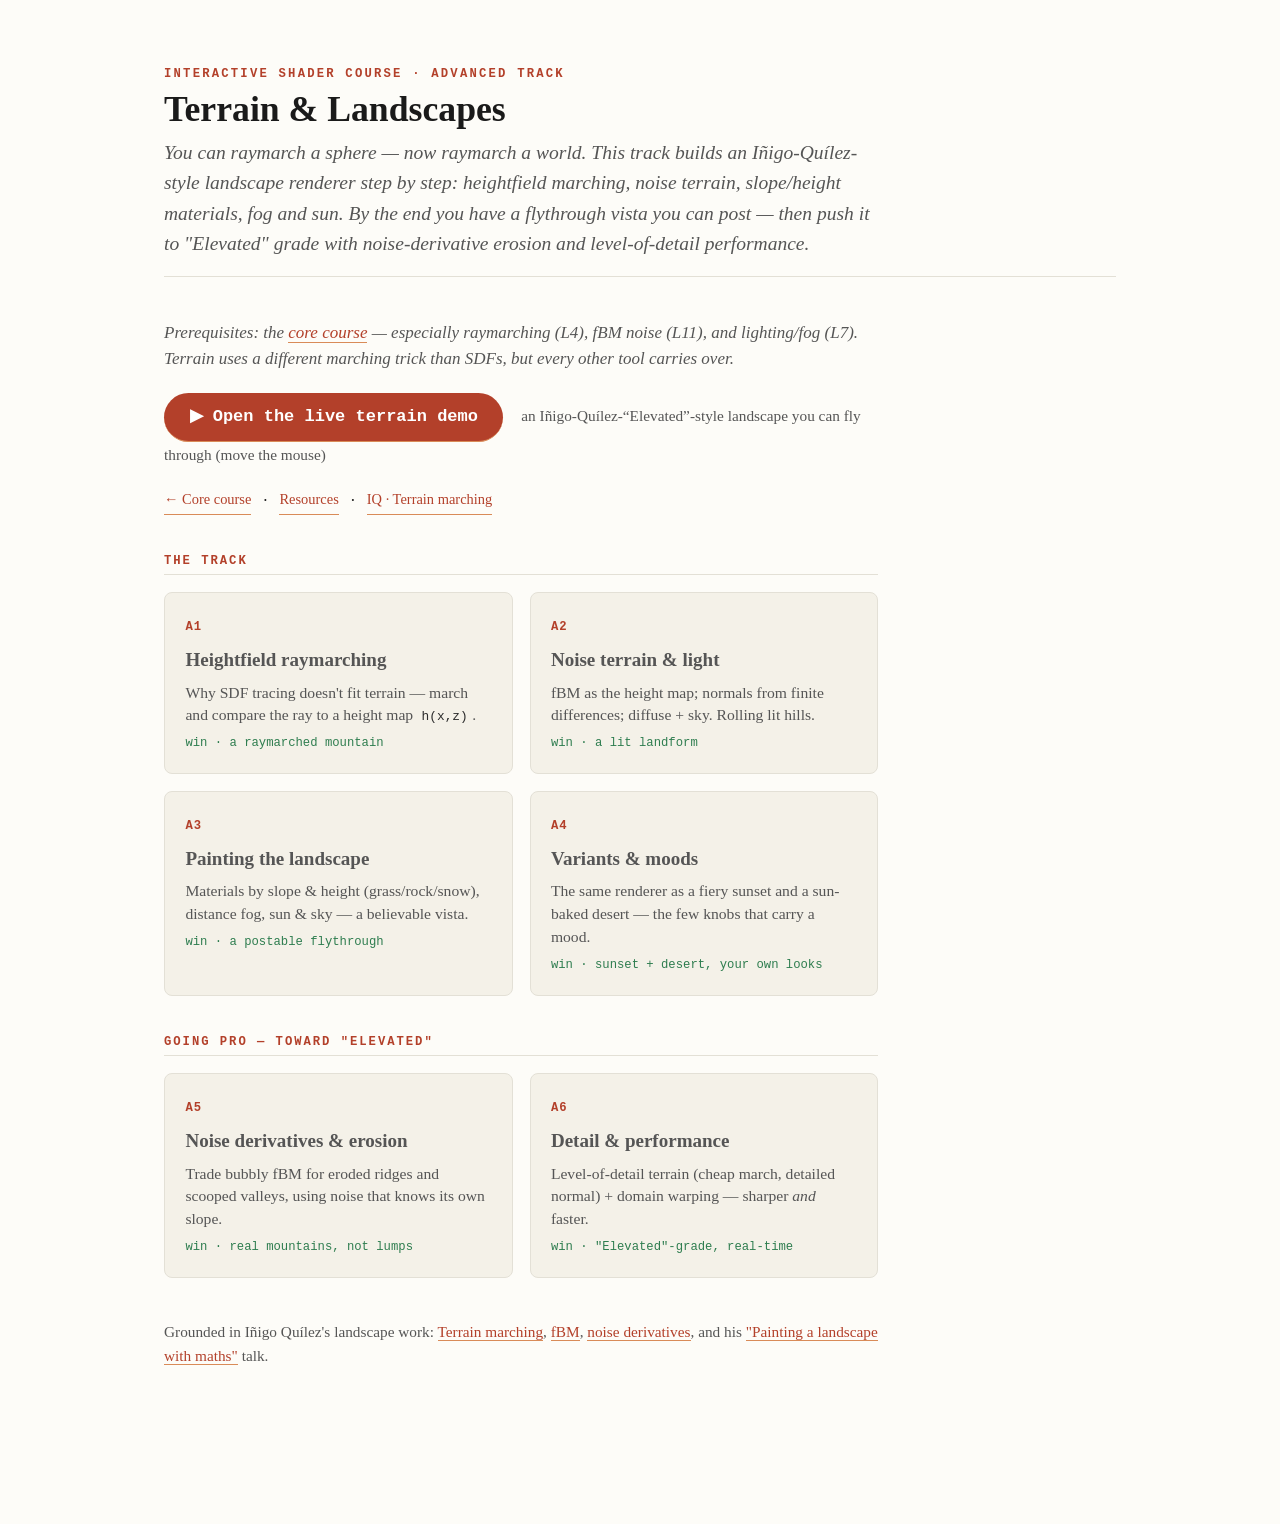
<file: index.html>
<!doctype html>
<html lang="en">
<head>
<meta charset="utf-8">
<meta http-equiv="refresh" content="0; url=advanced/index.html">
<title>Shader Terrain &amp; Landscapes</title>
<link rel="canonical" href="advanced/index.html">
</head>
<body style="background:#0c0e15;color:#f1eee5;font-family:Helvetica,Arial,sans-serif;padding:3rem;text-align:center">
  <p>Redirecting to the course → <a href="advanced/index.html" style="color:#e6885f">advanced/index.html</a></p>
</body>
</html>
</file>
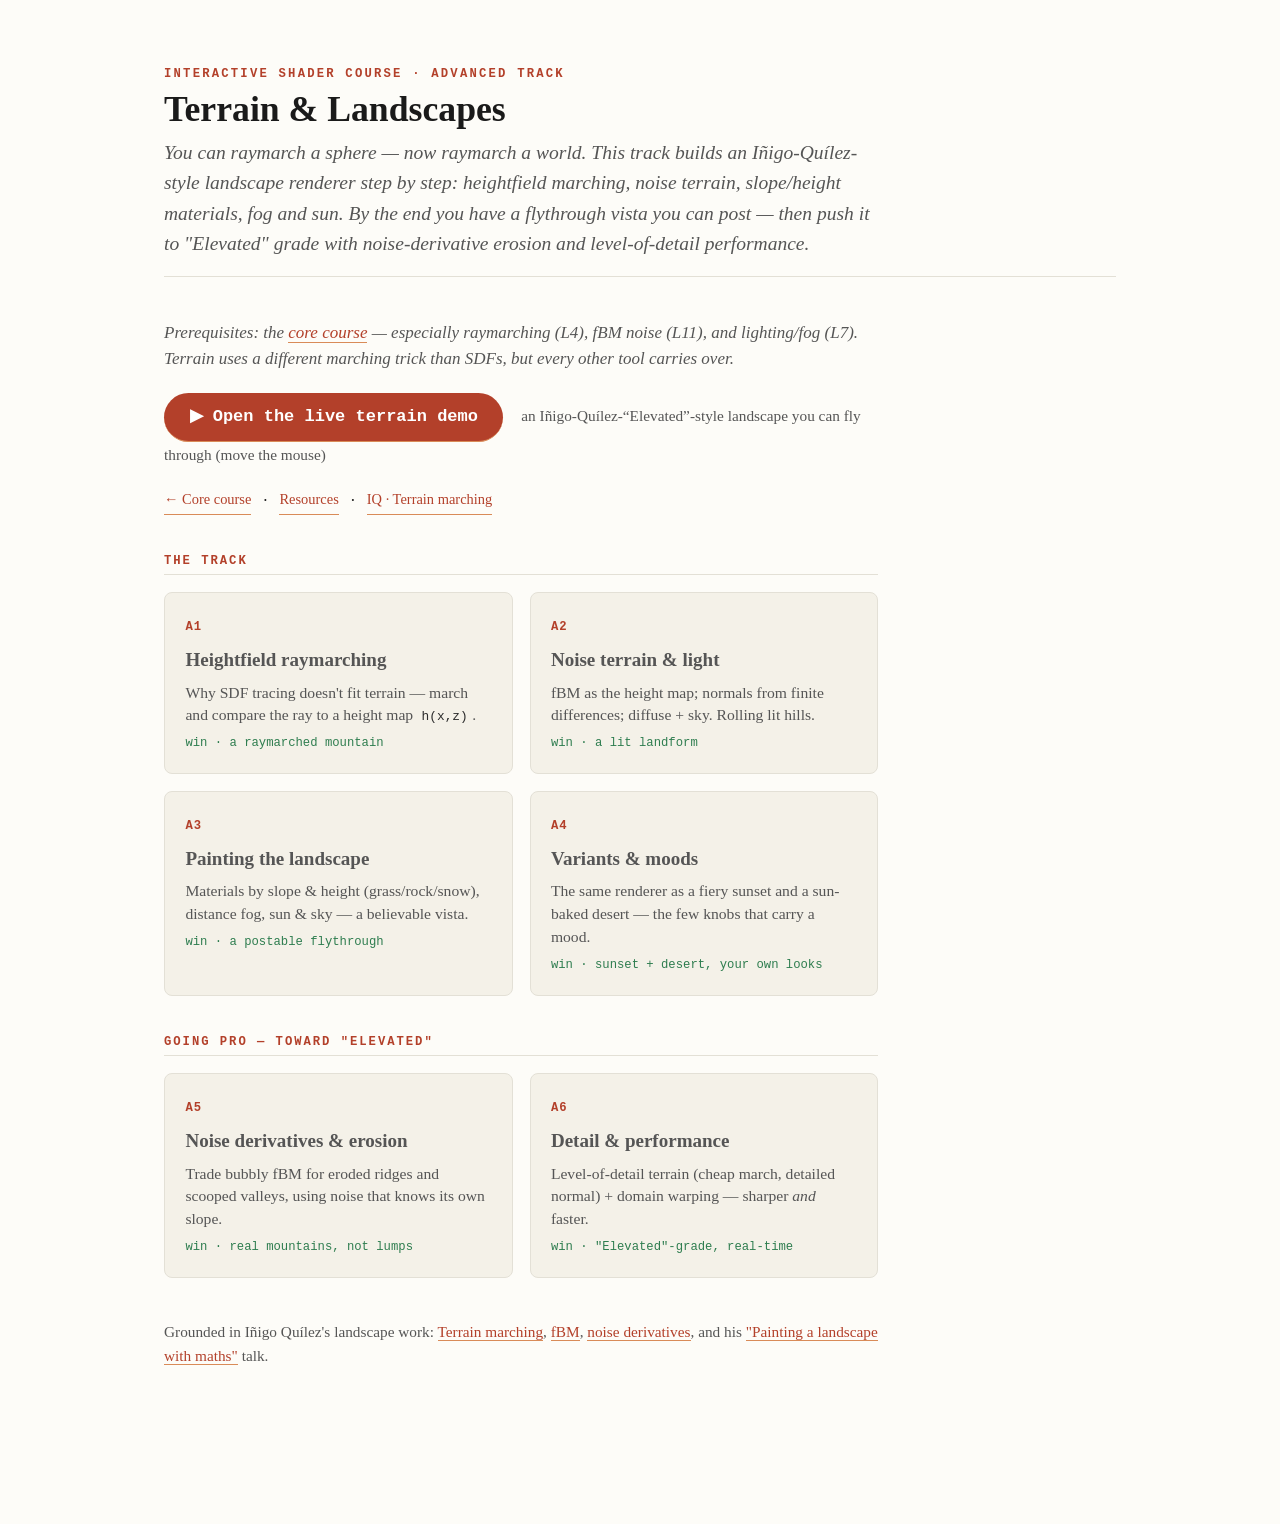
<file: advanced/index.html>
<!doctype html>
<html lang="en">
<head>
<meta charset="utf-8">
<meta name="viewport" content="width=device-width,initial-scale=1">
<title>Advanced — Terrain &amp; Landscapes</title>
<link rel="stylesheet" href="../assets/lesson.css">
<style>
  body { max-width: 60rem; }
  .group-label { font: 600 0.72rem/1 ui-monospace, monospace; letter-spacing: 0.16em; text-transform: uppercase;
    color: var(--accent); margin: 2.4rem 0 1rem; padding-bottom: 0.4rem; border-bottom: 1px solid var(--rule); }
  .cards { display: grid; grid-template-columns: 1fr 1fr; gap: 1rem; max-width: none; }
  @media (max-width: 680px){ .cards { grid-template-columns: 1fr; } }
  .card { display: block; border: 1px solid var(--rule); border-radius: 8px; padding: 1.1rem 1.2rem;
    background: var(--code-bg); text-decoration: none; color: var(--ink); transition: border-color .12s, transform .12s; }
  .card:hover { border-color: var(--accent); transform: translateY(-2px); }
  .card .n { font: 700 0.72rem/1 ui-monospace, monospace; color: var(--accent); letter-spacing: 0.08em; }
  .card h3 { margin: 0.4rem 0; font-size: 1.12rem; }
  .card p { margin: 0; font-size: 0.92rem; color: var(--ink-soft); line-height: 1.45; }
  .card .win { display:inline-block; margin-top:0.6rem; font: 0.72rem/1 ui-monospace,monospace; color: var(--ok); }
  .runhint { font-size:0.85rem; color:var(--ink-soft); background:var(--code-bg); border-left:3px solid var(--accent-dim);
    padding:0.7rem 1rem; border-radius:0 4px 4px 0; margin:1.4rem 0; max-width:44rem; }
  .docs { display:flex; flex-wrap:wrap; gap:0.7rem; margin-top:1rem; } .docs a { font-size:0.85rem; }
  code { font-size:0.82em; }
</style>
</head>
<body>

<header class="masthead">
  <p class="kicker">Interactive Shader Course · Advanced Track</p>
  <h1>Terrain &amp; Landscapes</h1>
  <p class="standfirst">You can raymarch a sphere — now raymarch a <em>world</em>. This track builds an
  Iñigo-Quílez-style landscape renderer step by step: heightfield marching, noise terrain, slope/height
  materials, fog and sun. By the end you have a flythrough vista you can post — then push it to
  "Elevated" grade with noise-derivative erosion and level-of-detail performance.</p>
</header>

<main>

<p style="max-width:44rem;color:var(--ink-soft);font-style:italic">
  Prerequisites: the <a href="https://franpiaggio.github.io/interactive-shader-course/">core course</a> — especially raymarching (L4), fBM noise
  (L11), and lighting/fog (L7). Terrain uses a different marching trick than SDFs, but every other tool
  carries over.</p>

<p style="margin:1.2rem 0;">
  <a href="../demo/elevated.html" style="display:inline-block;background:var(--accent);color:#fff;
    text-decoration:none;font:700 1rem/1 ui-monospace,monospace;padding:0.9rem 1.5rem;border-radius:999px;">
    ▶ Open the live terrain demo</a>
  <span style="color:var(--ink-soft);font-size:0.9rem;margin-left:0.8rem;">an Iñigo-Quílez-“Elevated”-style landscape you can fly through (move the mouse)</span>
</p>

<div class="docs">
  <a href="https://franpiaggio.github.io/interactive-shader-course/">← Core course</a> ·
  <a href="https://github.com/franpiaggio/interactive-shader-course/blob/main/RESOURCES.md">Resources</a> ·
  <a href="https://iquilezles.org/articles/terrainmarching/">IQ · Terrain marching</a>
</div>

<div class="group-label">The track</div>
<div class="cards">
  <a class="card" href="a1-heightfield-raymarching.html">
    <span class="n">A1</span>
    <h3>Heightfield raymarching</h3>
    <p>Why SDF tracing doesn't fit terrain — march and compare the ray to a height map <code>h(x,z)</code>.</p>
    <span class="win">win · a raymarched mountain</span>
  </a>
  <a class="card" href="a2-noise-terrain-and-light.html">
    <span class="n">A2</span>
    <h3>Noise terrain &amp; light</h3>
    <p>fBM as the height map; normals from finite differences; diffuse + sky. Rolling lit hills.</p>
    <span class="win">win · a lit landform</span>
  </a>
  <a class="card" href="a3-painting-the-landscape.html">
    <span class="n">A3</span>
    <h3>Painting the landscape</h3>
    <p>Materials by slope &amp; height (grass/rock/snow), distance fog, sun &amp; sky — a believable vista.</p>
    <span class="win">win · a postable flythrough</span>
  </a>
  <a class="card" href="a4-variants-and-moods.html">
    <span class="n">A4</span>
    <h3>Variants &amp; moods</h3>
    <p>The same renderer as a fiery sunset and a sun-baked desert — the few knobs that carry a mood.</p>
    <span class="win">win · sunset + desert, your own looks</span>
  </a>
</div>

<div class="group-label">Going pro — toward "Elevated"</div>
<div class="cards">
  <a class="card" href="a5-erosion-and-derivatives.html">
    <span class="n">A5</span>
    <h3>Noise derivatives &amp; erosion</h3>
    <p>Trade bubbly fBM for eroded ridges and scooped valleys, using noise that knows its own slope.</p>
    <span class="win">win · real mountains, not lumps</span>
  </a>
  <a class="card" href="a6-detail-and-performance.html">
    <span class="n">A6</span>
    <h3>Detail &amp; performance</h3>
    <p>Level-of-detail terrain (cheap march, detailed normal) + domain warping — sharper <em>and</em> faster.</p>
    <span class="win">win · "Elevated"-grade, real-time</span>
  </a>
</div>

<p style="margin-top:2.5rem;color:var(--ink-soft);font-size:0.9rem">
  Grounded in Iñigo Quílez's landscape work: <a href="https://iquilezles.org/articles/terrainmarching/">Terrain marching</a>,
  <a href="https://iquilezles.org/articles/fbm/">fBM</a>,
  <a href="https://iquilezles.org/articles/morenoise/">noise derivatives</a>, and his
  <a href="https://www.youtube.com/watch?v=BFld4EBO2RE">"Painting a landscape with maths"</a> talk.</p>

</main>
</body>
</html>
</file>
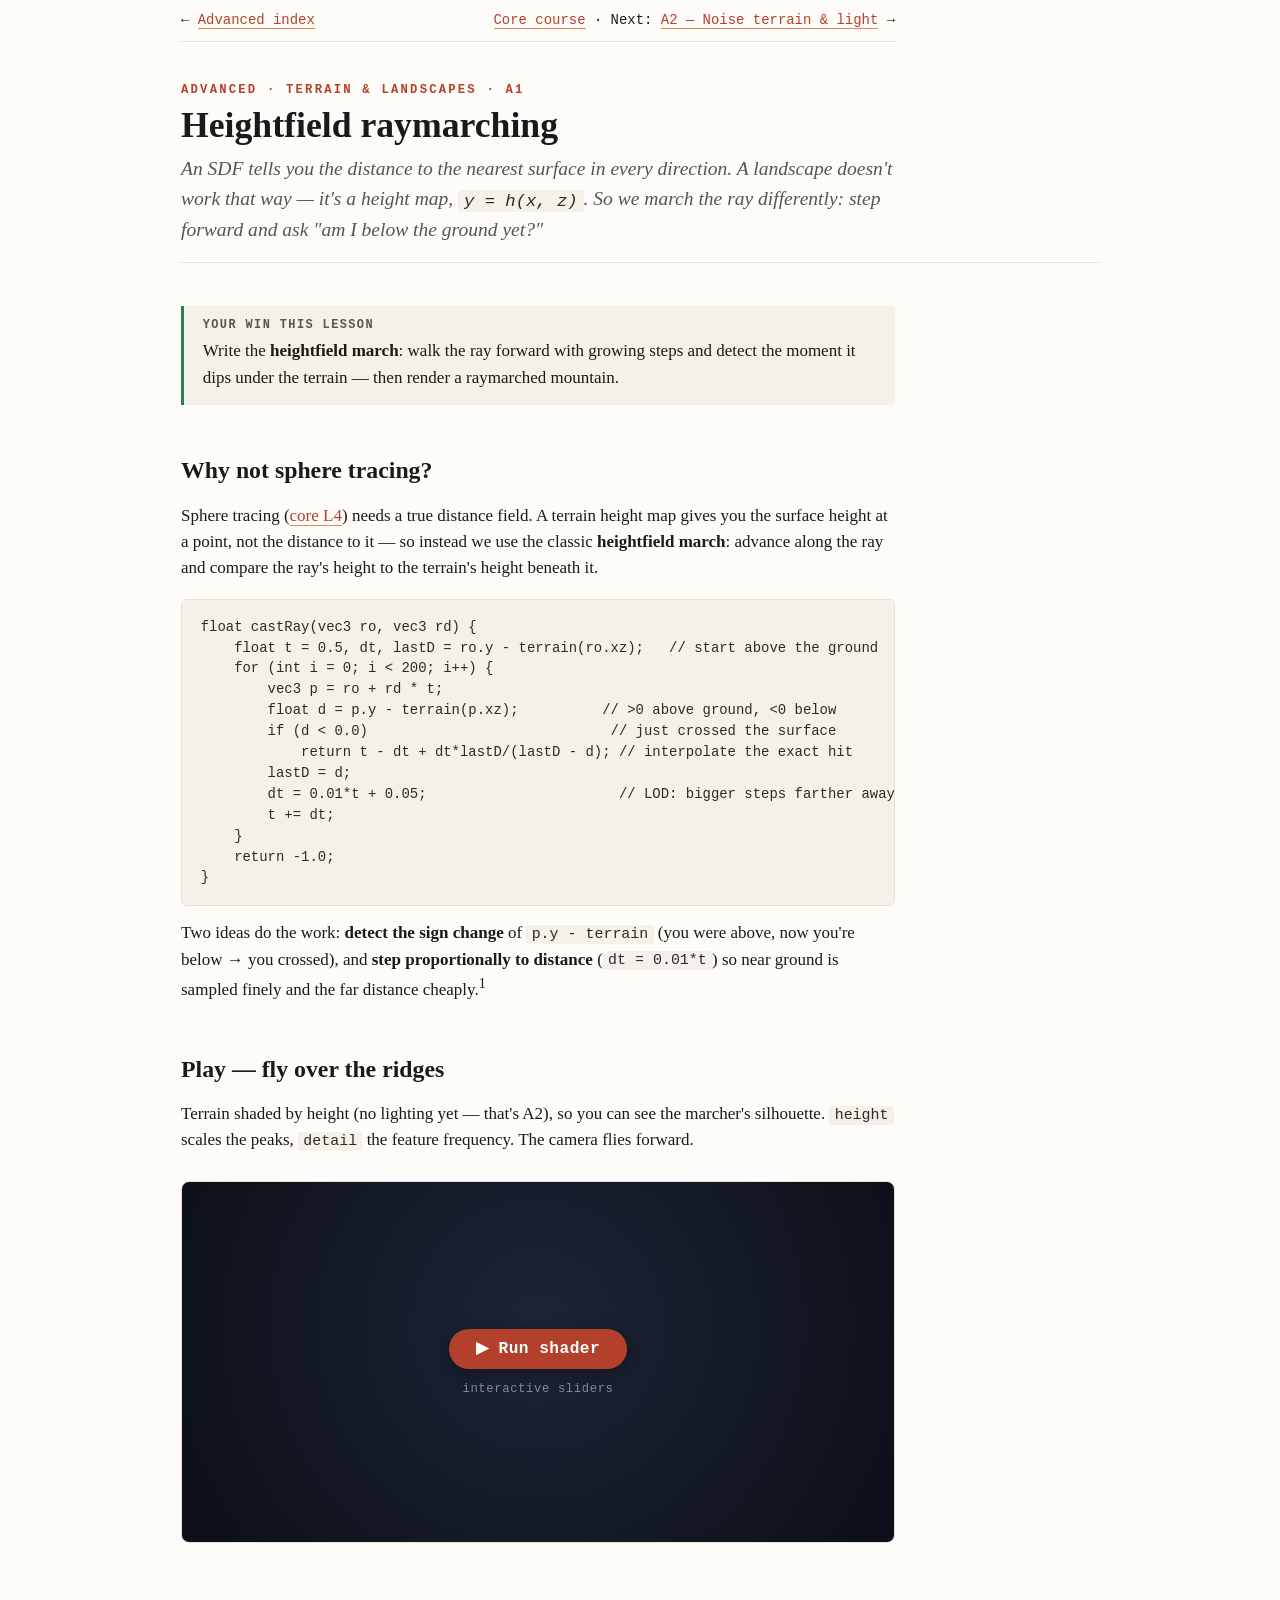
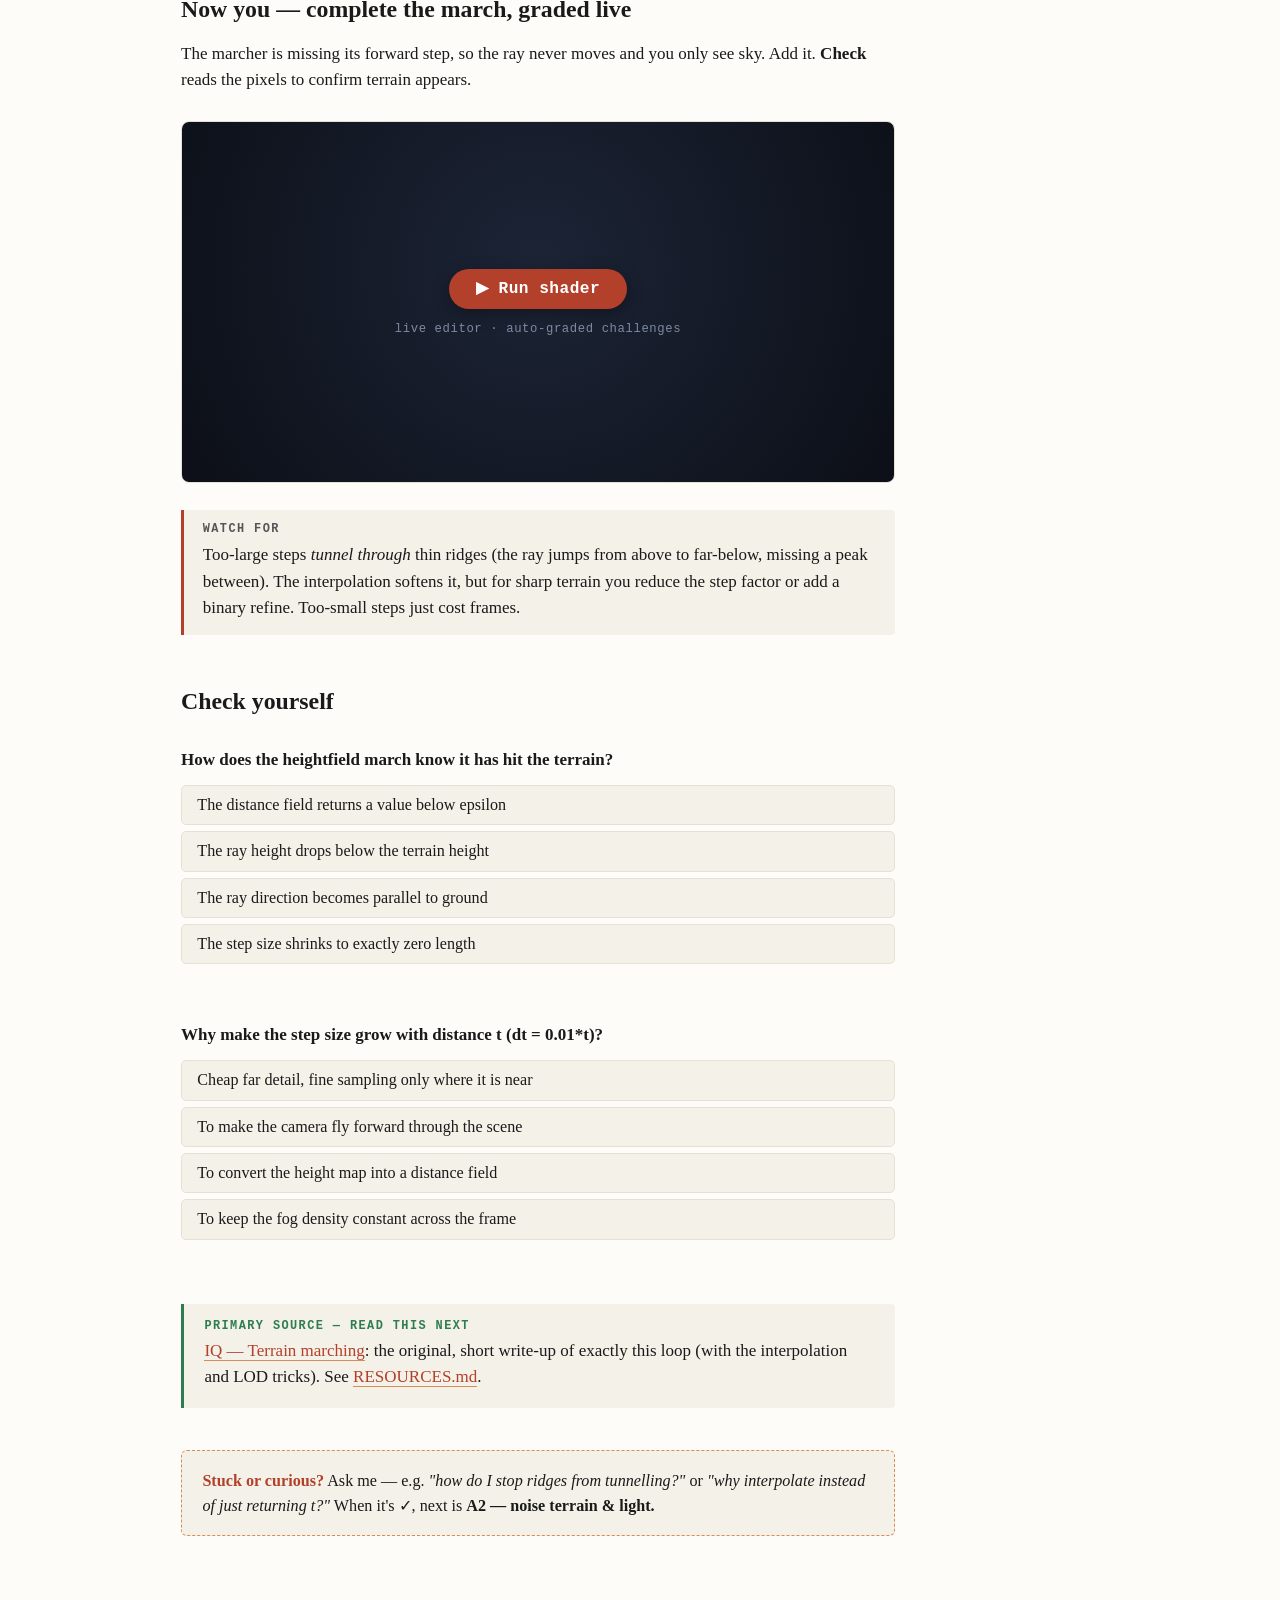
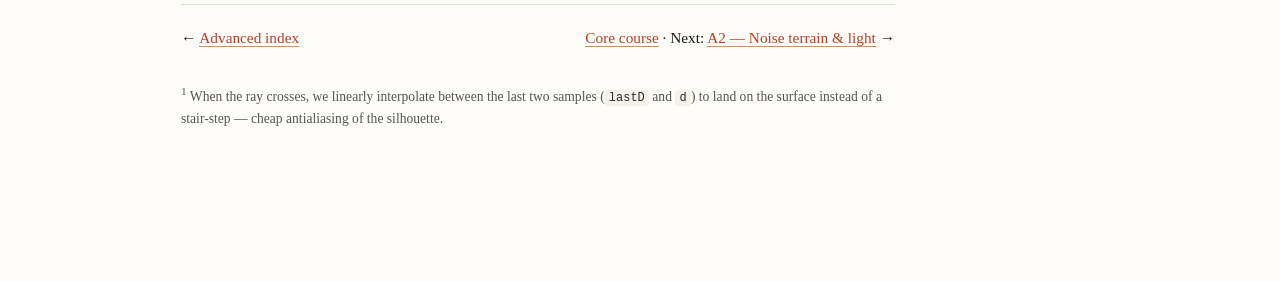
<file: advanced/a1-heightfield-raymarching.html>
<!doctype html>
<html lang="en">
<head>
<meta charset="utf-8">
<meta name="viewport" content="width=device-width,initial-scale=1">
<title>A1 — Heightfield raymarching</title>
<link rel="stylesheet" href="../assets/lesson.css">
</head>
<body>

<header class="masthead">
  <p class="kicker">Advanced · Terrain &amp; Landscapes · A1</p>
  <h1>Heightfield raymarching</h1>
  <p class="standfirst">An SDF tells you the distance to the nearest surface in every direction. A
  landscape doesn't work that way — it's a <em>height map</em>, <code>y = h(x, z)</code>. So we march
  the ray differently: step forward and ask "am I below the ground yet?"</p>
</header>

<main>

<div class="goal">
  <span class="label">Your win this lesson</span>
  Write the <strong>heightfield march</strong>: walk the ray forward with growing steps and detect the
  moment it dips under the terrain — then render a raymarched mountain.
</div>

<h2>Why not sphere tracing?</h2>

<p>Sphere tracing (<a href="https://franpiaggio.github.io/interactive-shader-course/lessons/0004-raymarch-your-first-sphere.html">core L4</a>) needs a true
distance field. A terrain height map gives you the surface height at a point, not the distance to it —
so instead we use the classic <strong>heightfield march</strong>: advance along the ray and compare the
ray's height to the terrain's height beneath it.</p>

<pre><code>float castRay(vec3 ro, vec3 rd) {
    float t = 0.5, dt, lastD = ro.y - terrain(ro.xz);   // start above the ground
    for (int i = 0; i &lt; 200; i++) {
        vec3 p = ro + rd * t;
        float d = p.y - terrain(p.xz);          // &gt;0 above ground, &lt;0 below
        if (d &lt; 0.0)                             // just crossed the surface
            return t - dt + dt*lastD/(lastD - d); // interpolate the exact hit
        lastD = d;
        dt = 0.01*t + 0.05;                       // LOD: bigger steps farther away
        t += dt;
    }
    return -1.0;
}</code></pre>

<p>Two ideas do the work: <strong>detect the sign change</strong> of <code>p.y - terrain</code> (you
were above, now you're below → you crossed), and <strong>step proportionally to distance</strong>
(<code>dt = 0.01*t</code>) so near ground is sampled finely and the far distance cheaply.<sup>1</sup></p>

<h2>Play — fly over the ridges</h2>

<p>Terrain shaded by height (no lighting yet — that's A2), so you can see the marcher's silhouette.
<code>height</code> scales the peaks, <code>detail</code> the feature frequency. The camera flies forward.</p>

<div id="lab-play"></div>

<h2>Now you — complete the march, graded live</h2>

<p>The marcher is missing its forward step, so the ray never moves and you only see sky. Add it.
<strong>Check</strong> reads the pixels to confirm terrain appears.</p>

<div id="lab-build"></div>

<div class="pitfall">
  <span class="label">Watch for</span>
  Too-large steps <em>tunnel through</em> thin ridges (the ray jumps from above to far-below, missing a
  peak between). The interpolation softens it, but for sharp terrain you reduce the step factor or add a
  binary refine. Too-small steps just cost frames.
</div>

<h2>Check yourself</h2>

<div class="quiz" id="q1"
  data-q="How does the heightfield march know it has hit the terrain?"
  data-correct="1"
  data-options='["The distance field returns a value below epsilon","The ray height drops below the terrain height","The ray direction becomes parallel to ground","The step size shrinks to exactly zero length"]'
  data-feedback="You track p.y - terrain(p.xz); when it flips from positive to negative, the ray crossed the surface."></div>

<div class="quiz" id="q2"
  data-q="Why make the step size grow with distance t (dt = 0.01*t)?"
  data-correct="0"
  data-options='["Cheap far detail, fine sampling only where it is near","To make the camera fly forward through the scene","To convert the height map into a distance field","To keep the fog density constant across the frame"]'
  data-feedback="Distant terrain covers few pixels, so coarse steps are fine there; near terrain needs fine steps. Step ∝ t balances cost and quality."></div>

<div class="source">
  <span class="label">Primary source — read this next</span>
  <a href="https://iquilezles.org/articles/terrainmarching/">IQ — Terrain marching</a>: the original,
  short write-up of exactly this loop (with the interpolation and LOD tricks). See
  <a href="https://github.com/franpiaggio/interactive-shader-course/blob/main/RESOURCES.md">RESOURCES.md</a>.
</div>

<div class="ask">
  <span class="label">Stuck or curious?</span> Ask me — e.g. <em>"how do I stop ridges from
  tunnelling?"</em> or <em>"why interpolate instead of just returning t?"</em> When it's ✓, next is
  <strong>A2 — noise terrain &amp; light.</strong>
</div>

<nav class="lesson-nav">
  <span>← <a href="index.html">Advanced index</a></span>
  <span><a href="https://franpiaggio.github.io/interactive-shader-course/">Core course</a> · Next: <a href="a2-noise-terrain-and-light.html">A2 — Noise terrain &amp; light</a> →</span>
</nav>

<p style="font-size:0.8rem;color:var(--ink-soft);margin-top:2rem"><sup>1</sup> When the ray crosses, we
linearly interpolate between the last two samples (<code>lastD</code> and <code>d</code>) to land on the
surface instead of a stair-step — cheap antialiasing of the silhouette.</p>

</main>

<script type="module" src="../assets/quiz.js"></script>
<script type="module">
import { createShaderLab } from '../assets/shader-lab.js';

const HELP = `
float hash(vec2 p){ p=fract(p*vec2(123.34,456.21)); p+=dot(p,p+45.32); return fract(p.x*p.y); }
float noise(vec2 p){ vec2 i=floor(p), f=fract(p); vec2 u=f*f*(3.0-2.0*f);
  float a=hash(i), b=hash(i+vec2(1,0)), c=hash(i+vec2(0,1)), d=hash(i+vec2(1,1));
  return mix(mix(a,b,u.x), mix(c,d,u.x), u.y); }
const mat2 m2=mat2(0.8,-0.6,0.6,0.8);
float fbm(vec2 p){ float h=0.0,a=0.5; for(int i=0;i<7;i++){ h+=a*noise(p); p=m2*p*2.0; a*=0.5; } return h; }
float terrain(vec2 p){ return uHeight*fbm(p*uFreq); }
vec3 sky(vec3 rd){ return mix(vec3(0.30,0.55,0.92), vec3(0.05,0.16,0.42), clamp(rd.y*1.4,0.0,1.0)); }`;

createShaderLab(document.getElementById('lab-play'), {
  height: 360,
  uniforms: [
    { name: 'uHeight', label: 'height', min: 2.0, max: 12.0, value: 7.0 },
    { name: 'uFreq',   label: 'detail', min: 0.06, max: 0.30, value: 0.13 },
  ],
  source: HELP + `
float castRay(vec3 ro, vec3 rd){
  float t=0.5, dt, lastD=ro.y-terrain(ro.xz);
  for(int i=0;i<200;i++){ vec3 p=ro+rd*t; float d=p.y-terrain(p.xz);
    if(d<0.0) return t-dt+dt*lastD/(lastD-d);
    lastD=d; dt=0.01*t+0.05; t+=dt; if(t>140.0) break; }
  return -1.0;
}
void mainImage(out vec4 fragColor, in vec2 fragCoord){
  vec2 uv=(fragCoord-0.5*iResolution.xy)/iResolution.y;
  vec3 ro=vec3(0.0, uHeight+4.0, iTime*3.0);
  vec3 ta=ro+vec3(0.0,-0.9,4.0);
  vec3 ww=normalize(ta-ro), uu=normalize(cross(ww,vec3(0,1,0))), vv=cross(uu,ww);
  vec3 rd=normalize(uu*uv.x+vv*uv.y+ww*1.4);
  float t=castRay(ro,rd);
  vec3 col;
  if(t<0.0){ col=sky(rd); }
  else{
    vec3 p=ro+rd*t; float h01=clamp(terrain(p.xz)/uHeight,0.0,1.0);
    col=mix(vec3(0.24,0.20,0.16), vec3(0.82,0.78,0.6), h01);   // warm: valleys dark, peaks pale
    col=mix(col, sky(rd), 1.0-exp(-0.0009*t*t));
  }
  col=pow(col,vec3(0.4545));
  fragColor=vec4(col,1.0);
}`,
});

createShaderLab(document.getElementById('lab-build'), {
  editable: true, height: 360,
  uniforms: [ { name: 'uHeight', label: 'height', min: 2.0, max: 12.0, value: 7.0 },
              { name: 'uFreq', label: 'detail', min: 0.06, max: 0.30, value: 0.13 } ],
  source: HELP + `
float castRay(vec3 ro, vec3 rd){
  float t=0.5, dt, lastD=ro.y-terrain(ro.xz);
  for(int i=0;i<200;i++){
    vec3 p=ro+rd*t;
    float d=p.y-terrain(p.xz);
    if(d<0.0) return t-dt+dt*lastD/(lastD-d);
    lastD=d;
    dt=0.01*t+0.05;
    // C1: advance the ray — add the forward step here:  t += dt;
    if(t>140.0) break;
  }
  return -1.0;
}
void mainImage(out vec4 fragColor, in vec2 fragCoord){
  vec2 uv=(fragCoord-0.5*iResolution.xy)/iResolution.y;
  vec3 ro=vec3(0.0, uHeight+4.0, iTime*3.0);
  vec3 ta=ro+vec3(0.0,-0.9,4.0);
  vec3 ww=normalize(ta-ro), uu=normalize(cross(ww,vec3(0,1,0))), vv=cross(uu,ww);
  vec3 rd=normalize(uu*uv.x+vv*uv.y+ww*1.4);
  float t=castRay(ro,rd);
  vec3 col;
  if(t<0.0){ col=sky(rd); }
  else{
    vec3 p=ro+rd*t; float h01=clamp(terrain(p.xz)/uHeight,0.0,1.0);
    col=mix(vec3(0.24,0.20,0.16), vec3(0.82,0.78,0.6), h01);
    col=mix(col, sky(rd), 1.0-exp(-0.0009*t*t));
  }
  col=pow(col,vec3(0.4545));
  fragColor=vec4(col,1.0);
}`,
  challenges: [
    { text: '<b>Advance the ray.</b> Add the forward step <code>t += dt;</code> inside the loop, after ' +
            '<code>dt = ...</code>. Terrain should fill the lower frame (warm tones vs the blue sky).',
      check: S => { // foreground terrain is warm (red>blue); sky is blue (blue>red)
        const b = S.uv(0.5, 0.12), b2 = S.uv(0.3, 0.15);
        return (b[0] - b[2] > 0.03) && (b2[0] - b2[2] > 0.0); } },
  ],
});
</script>
</body>
</html>
</file>
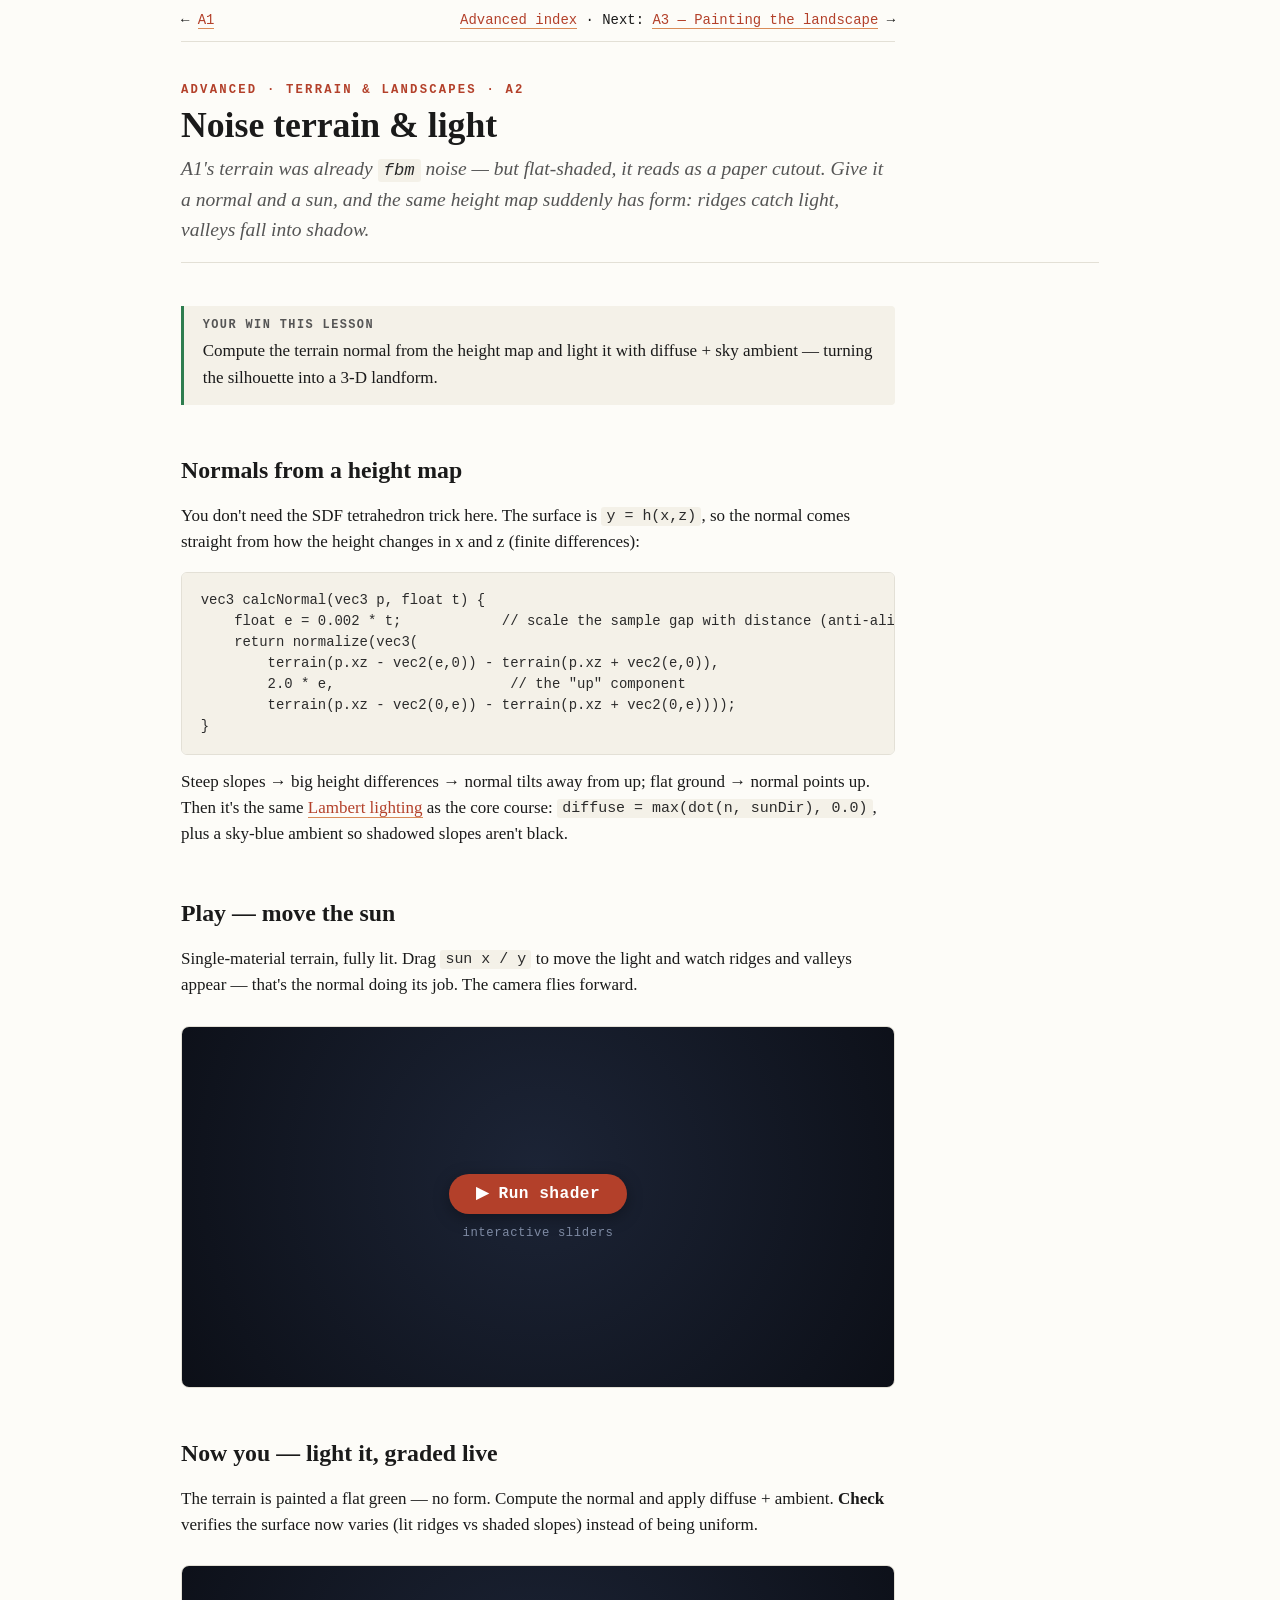
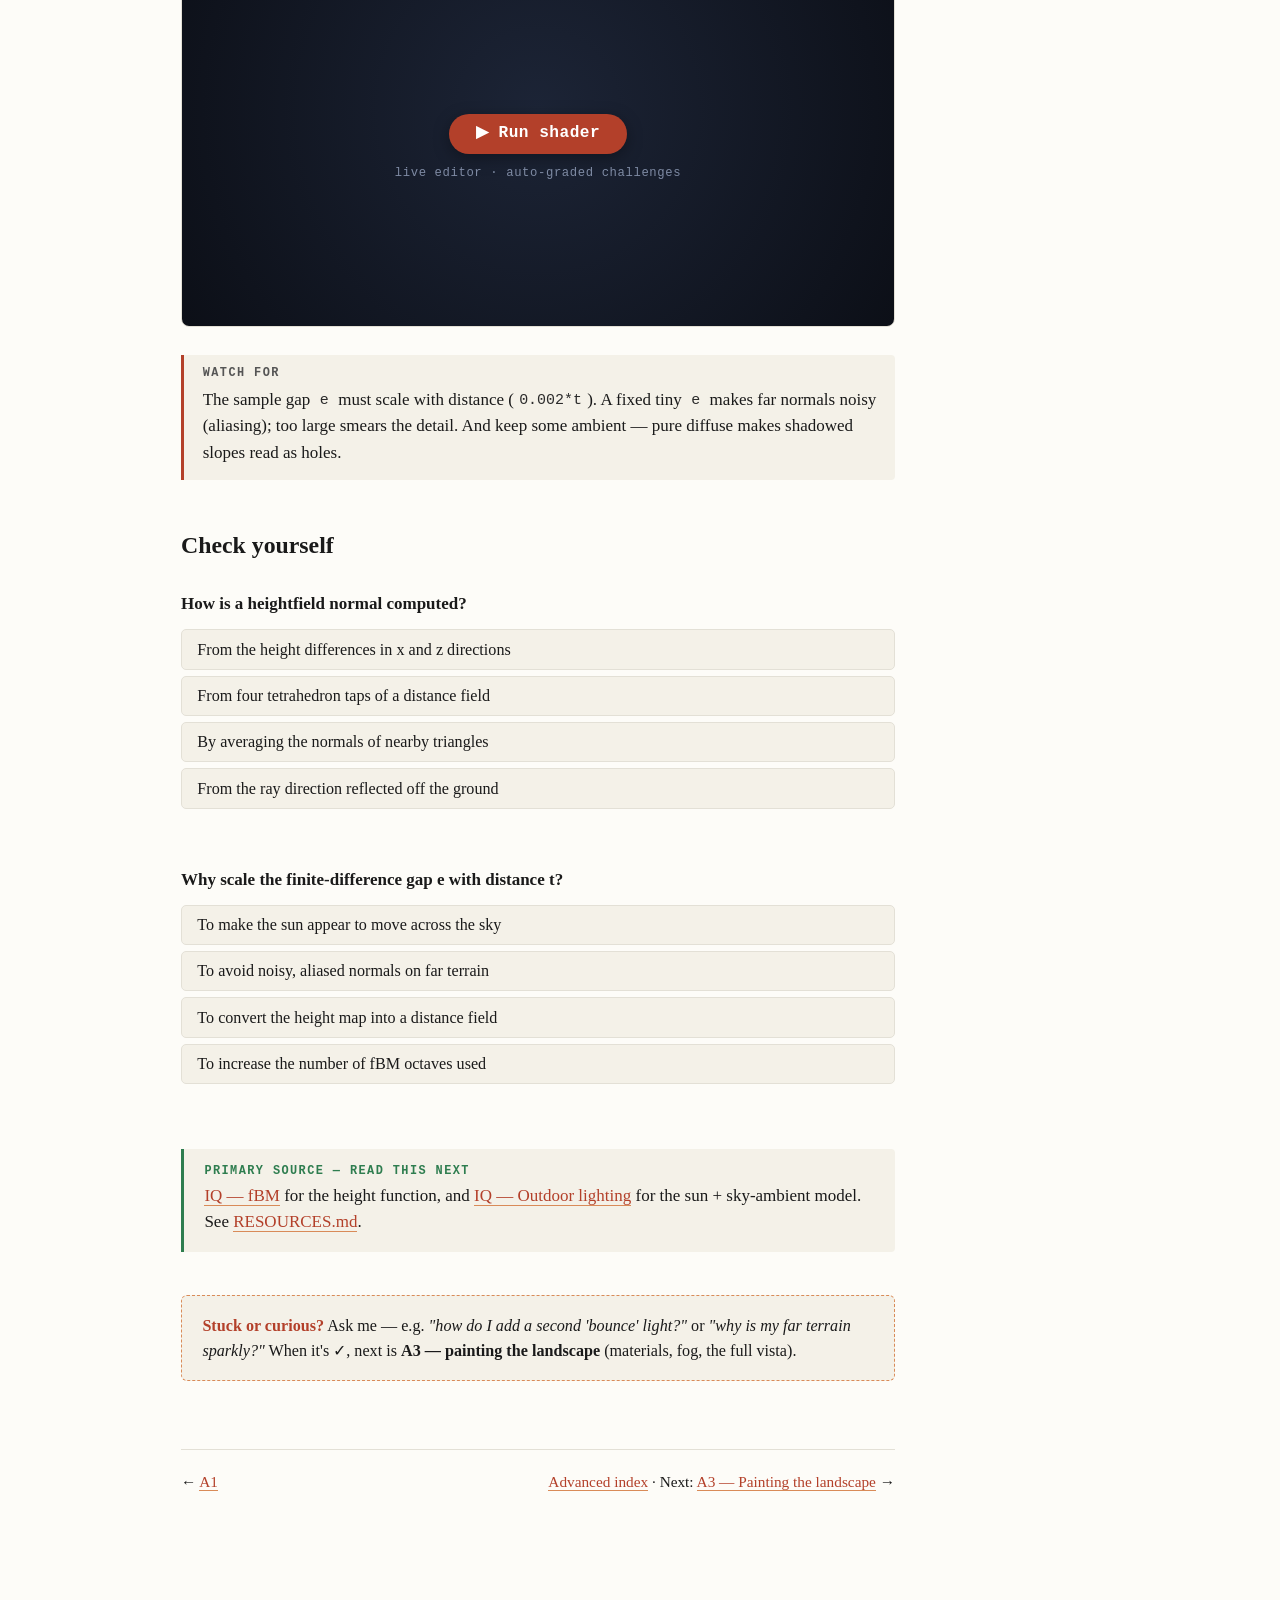
<file: advanced/a2-noise-terrain-and-light.html>
<!doctype html>
<html lang="en">
<head>
<meta charset="utf-8">
<meta name="viewport" content="width=device-width,initial-scale=1">
<title>A2 — Noise terrain &amp; light</title>
<link rel="stylesheet" href="../assets/lesson.css">
</head>
<body>

<header class="masthead">
  <p class="kicker">Advanced · Terrain &amp; Landscapes · A2</p>
  <h1>Noise terrain &amp; light</h1>
  <p class="standfirst">A1's terrain was already <code>fbm</code> noise — but flat-shaded, it reads as a
  paper cutout. Give it a <em>normal</em> and a sun, and the same height map suddenly has form: ridges
  catch light, valleys fall into shadow.</p>
</header>

<main>

<div class="goal">
  <span class="label">Your win this lesson</span>
  Compute the terrain normal from the height map and light it with diffuse + sky ambient — turning the
  silhouette into a 3-D landform.
</div>

<h2>Normals from a height map</h2>

<p>You don't need the SDF tetrahedron trick here. The surface is <code>y = h(x,z)</code>, so the normal
comes straight from how the height changes in x and z (finite differences):</p>

<pre><code>vec3 calcNormal(vec3 p, float t) {
    float e = 0.002 * t;            // scale the sample gap with distance (anti-alias)
    return normalize(vec3(
        terrain(p.xz - vec2(e,0)) - terrain(p.xz + vec2(e,0)),
        2.0 * e,                     // the "up" component
        terrain(p.xz - vec2(0,e)) - terrain(p.xz + vec2(0,e))));
}</code></pre>

<p>Steep slopes → big height differences → normal tilts away from up; flat ground → normal points up.
Then it's the same <a href="https://franpiaggio.github.io/interactive-shader-course/lessons/0007-normals-light-and-shadows.html">Lambert lighting</a> as the
core course: <code>diffuse = max(dot(n, sunDir), 0.0)</code>, plus a sky-blue ambient so shadowed slopes
aren't black.</p>

<h2>Play — move the sun</h2>

<p>Single-material terrain, fully lit. Drag <code>sun x / y</code> to move the light and watch ridges and
valleys appear — that's the normal doing its job. The camera flies forward.</p>

<div id="lab-play"></div>

<h2>Now you — light it, graded live</h2>

<p>The terrain is painted a flat green — no form. Compute the normal and apply diffuse + ambient.
<strong>Check</strong> verifies the surface now varies (lit ridges vs shaded slopes) instead of being uniform.</p>

<div id="lab-build"></div>

<div class="pitfall">
  <span class="label">Watch for</span>
  The sample gap <code>e</code> must scale with distance (<code>0.002*t</code>). A fixed tiny <code>e</code>
  makes far normals noisy (aliasing); too large smears the detail. And keep some ambient — pure diffuse
  makes shadowed slopes read as holes.
</div>

<h2>Check yourself</h2>

<div class="quiz" id="q1"
  data-q="How is a heightfield normal computed?"
  data-correct="0"
  data-options='["From the height differences in x and z directions","From four tetrahedron taps of a distance field","By averaging the normals of nearby triangles","From the ray direction reflected off the ground"]'
  data-feedback="The surface is y = h(x,z); its slope in x and z gives the normal directly via finite differences."></div>

<div class="quiz" id="q2"
  data-q="Why scale the finite-difference gap e with distance t?"
  data-correct="1"
  data-options='["To make the sun appear to move across the sky","To avoid noisy, aliased normals on far terrain","To convert the height map into a distance field","To increase the number of fBM octaves used"]'
  data-feedback="Far terrain maps to sub-pixel features; a distance-scaled gap samples at the right scale and keeps normals smooth."></div>

<div class="source">
  <span class="label">Primary source — read this next</span>
  <a href="https://iquilezles.org/articles/fbm/">IQ — fBM</a> for the height function, and
  <a href="https://iquilezles.org/articles/outdoorslighting/">IQ — Outdoor lighting</a> for the sun +
  sky-ambient model. See <a href="https://github.com/franpiaggio/interactive-shader-course/blob/main/RESOURCES.md">RESOURCES.md</a>.
</div>

<div class="ask">
  <span class="label">Stuck or curious?</span> Ask me — e.g. <em>"how do I add a second 'bounce' light?"</em>
  or <em>"why is my far terrain sparkly?"</em> When it's ✓, next is <strong>A3 — painting the landscape</strong>
  (materials, fog, the full vista).
</div>

<nav class="lesson-nav">
  <span>← <a href="a1-heightfield-raymarching.html">A1</a></span>
  <span><a href="index.html">Advanced index</a> · Next: <a href="a3-painting-the-landscape.html">A3 — Painting the landscape</a> →</span>
</nav>

</main>

<script type="module" src="../assets/quiz.js"></script>
<script type="module">
import { createShaderLab } from '../assets/shader-lab.js';

const HELP = `
float hash(vec2 p){ p=fract(p*vec2(123.34,456.21)); p+=dot(p,p+45.32); return fract(p.x*p.y); }
float noise(vec2 p){ vec2 i=floor(p), f=fract(p); vec2 u=f*f*(3.0-2.0*f);
  float a=hash(i), b=hash(i+vec2(1,0)), c=hash(i+vec2(0,1)), d=hash(i+vec2(1,1));
  return mix(mix(a,b,u.x), mix(c,d,u.x), u.y); }
const mat2 m2=mat2(0.8,-0.6,0.6,0.8);
float fbm(vec2 p){ float h=0.0,a=0.5; for(int i=0;i<7;i++){ h+=a*noise(p); p=m2*p*2.0; a*=0.5; } return h; }
float terrain(vec2 p){ return uHeight*fbm(p*0.13); }
float castRay(vec3 ro, vec3 rd){
  float t=0.5, dt, lastD=ro.y-terrain(ro.xz);
  for(int i=0;i<200;i++){ vec3 p=ro+rd*t; float d=p.y-terrain(p.xz);
    if(d<0.0) return t-dt+dt*lastD/(lastD-d);
    lastD=d; dt=0.01*t+0.05; t+=dt; if(t>140.0) break; }
  return -1.0;
}
vec3 calcNormal(vec3 p, float t){ float e=0.002*t;
  return normalize(vec3(terrain(p.xz-vec2(e,0.0))-terrain(p.xz+vec2(e,0.0)), 2.0*e,
                        terrain(p.xz-vec2(0.0,e))-terrain(p.xz+vec2(0.0,e)))); }
vec3 sky(vec3 rd, vec3 sun){ vec3 c=mix(vec3(0.30,0.55,0.92), vec3(0.05,0.16,0.42), clamp(rd.y*1.4,0.0,1.0));
  c+=vec3(1.0,0.85,0.6)*pow(clamp(dot(rd,sun),0.0,1.0),120.0); return c; }
vec3 cam(vec2 uv, vec3 ro, vec3 ta){ vec3 ww=normalize(ta-ro),uu=normalize(cross(ww,vec3(0,1,0))),vv=cross(uu,ww);
  return normalize(uu*uv.x+vv*uv.y+ww*1.4); }`;

createShaderLab(document.getElementById('lab-play'), {
  height: 360,
  uniforms: [
    { name: 'uHeight', label: 'height', min: 2.0, max: 12.0, value: 7.0 },
    { name: 'uSunX', label: 'sun x', min: -1.0, max: 1.0, value: -0.6 },
    { name: 'uSunY', label: 'sun y', min: 0.15, max: 1.0, value: 0.45 },
  ],
  source: HELP + `
void mainImage(out vec4 fragColor, in vec2 fragCoord){
  vec2 uv=(fragCoord-0.5*iResolution.xy)/iResolution.y;
  vec3 sun=normalize(vec3(uSunX,uSunY,0.7));
  vec3 ro=vec3(0.0, uHeight+4.0, iTime*3.0);
  vec3 rd=cam(uv, ro, ro+vec3(0.0,-0.9,4.0));
  float t=castRay(ro,rd);
  vec3 col;
  if(t<0.0){ col=sky(rd,sun); }
  else{
    vec3 p=ro+rd*t; vec3 n=calcNormal(p,t);
    float dif=clamp(dot(n,sun),0.0,1.0);
    float amb=clamp(0.5+0.5*n.y,0.0,1.0);
    vec3 mat=vec3(0.30,0.40,0.20);
    col=mat*(vec3(1.15,1.0,0.8)*dif + vec3(0.30,0.45,0.62)*amb);
    col=mix(col, sky(rd,sun), 1.0-exp(-0.0008*t*t));
  }
  col=pow(col,vec3(0.4545));
  fragColor=vec4(col,1.0);
}`,
});

createShaderLab(document.getElementById('lab-build'), {
  editable: true, height: 360,
  uniforms: [ { name: 'uHeight', label: 'height', min: 2.0, max: 12.0, value: 7.0 } ],
  source: HELP + `
void mainImage(out vec4 fragColor, in vec2 fragCoord){
  vec2 uv=(fragCoord-0.5*iResolution.xy)/iResolution.y;
  vec3 sun=normalize(vec3(-0.6,0.45,0.7));
  vec3 ro=vec3(0.0, uHeight+4.0, iTime*3.0);
  vec3 rd=cam(uv, ro, ro+vec3(0.0,-0.9,4.0));
  float t=castRay(ro,rd);
  vec3 col;
  if(t<0.0){ col=sky(rd,sun); }
  else{
    vec3 p=ro+rd*t;
    vec3 mat=vec3(0.30,0.40,0.20);

    // C1: light it. Compute the normal and apply diffuse + sky ambient:
    //   vec3 n=calcNormal(p,t);
    //   float dif=clamp(dot(n,sun),0.0,1.0);
    //   float amb=clamp(0.5+0.5*n.y,0.0,1.0);
    //   mat *= vec3(1.15,1.0,0.8)*dif + vec3(0.30,0.45,0.62)*amb;
    col=mat;

    col=mix(col, sky(rd,sun), 1.0-exp(-0.0008*t*t));
  }
  col=pow(col,vec3(0.4545));
  fragColor=vec4(col,1.0);
}`,
  challenges: [
    { text: '<b>Light it.</b> Compute <code>n = calcNormal(p,t)</code>, then ' +
            '<code>dif = clamp(dot(n,sun),0.,1.)</code> and an ambient term, and multiply the material by them ' +
            '(see the commented lines). Flat green should become lit ridges and shaded valleys.',
      check: S => { // flat shading = ~uniform along a row; lighting = strong variation
        let maxRange = 0;
        for (const v of [0.18, 0.28]) {
          const lum = [0.2,0.35,0.5,0.65,0.8].map(u => { const c = S.uv(u, v); return (c[0]+c[1]+c[2])/3; });
          maxRange = Math.max(maxRange, Math.max(...lum) - Math.min(...lum));
        }
        return maxRange > 0.1; } },
  ],
});
</script>
</body>
</html>
</file>
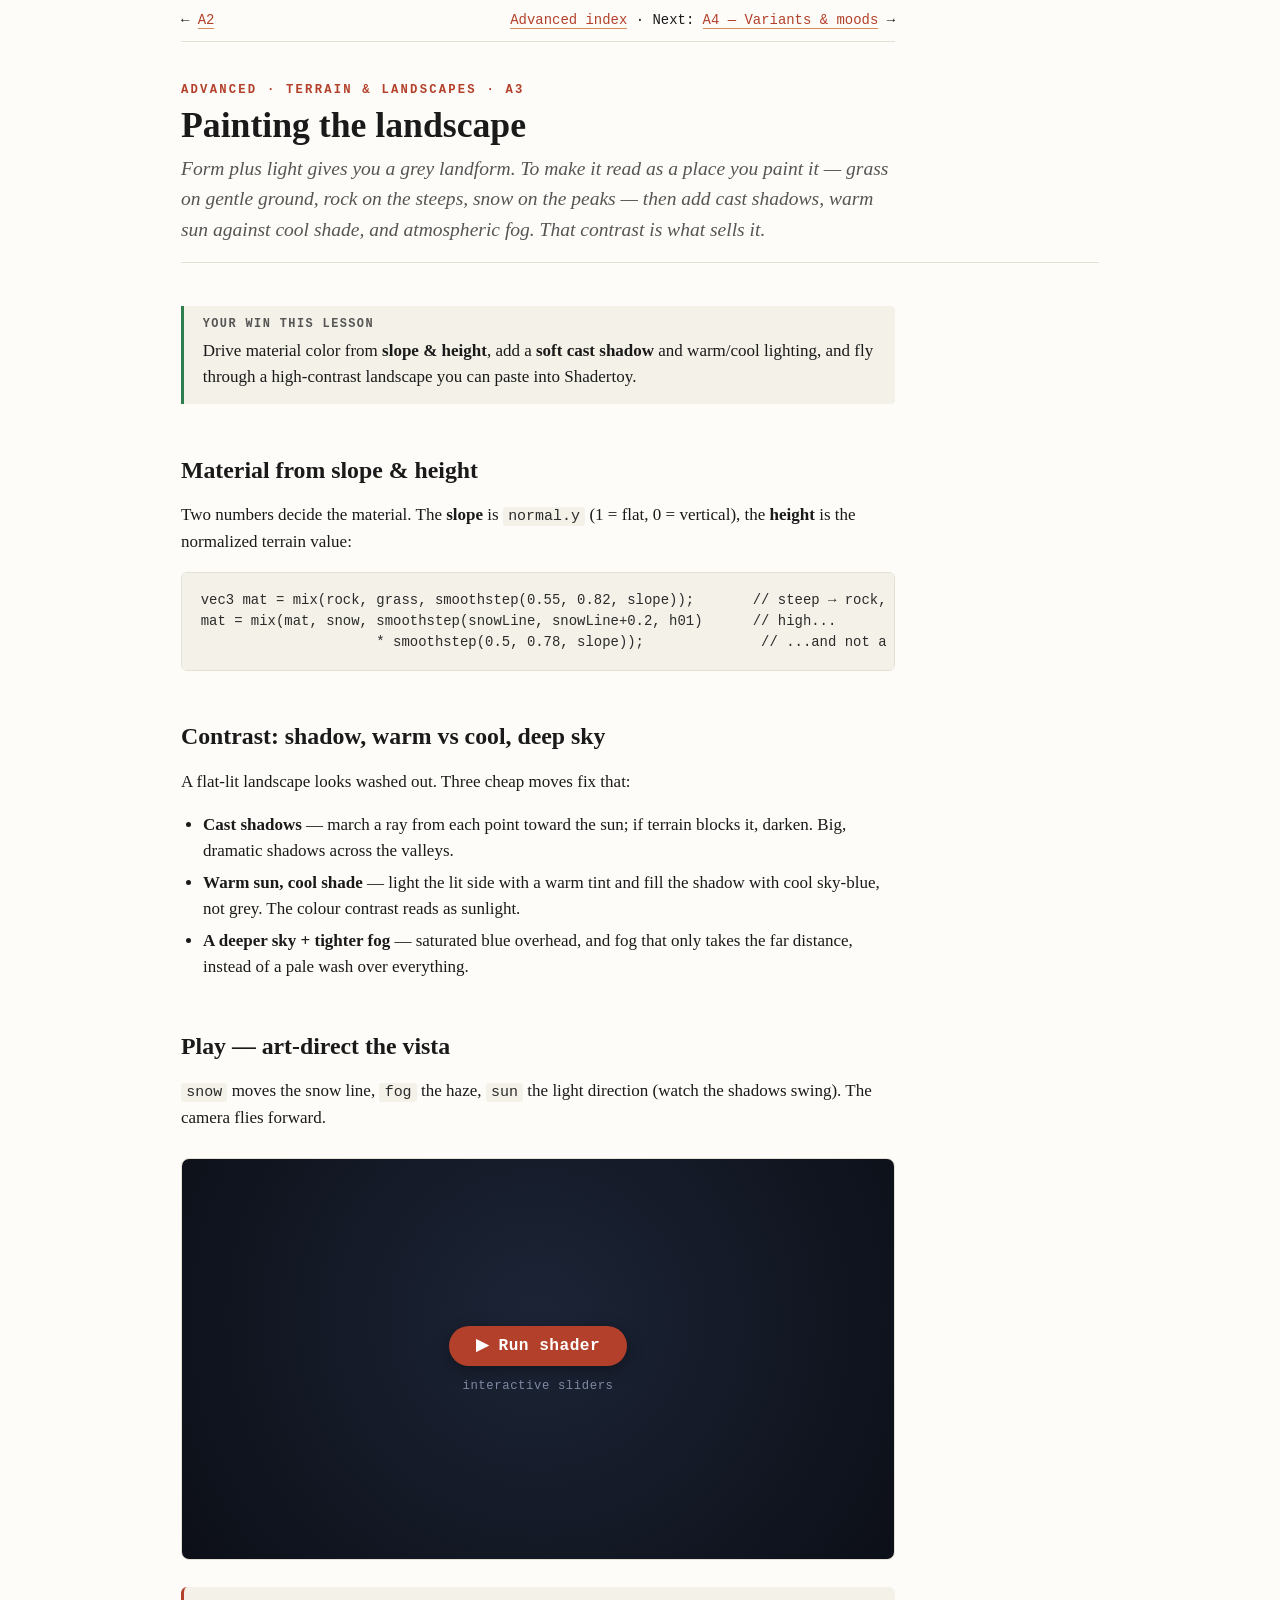
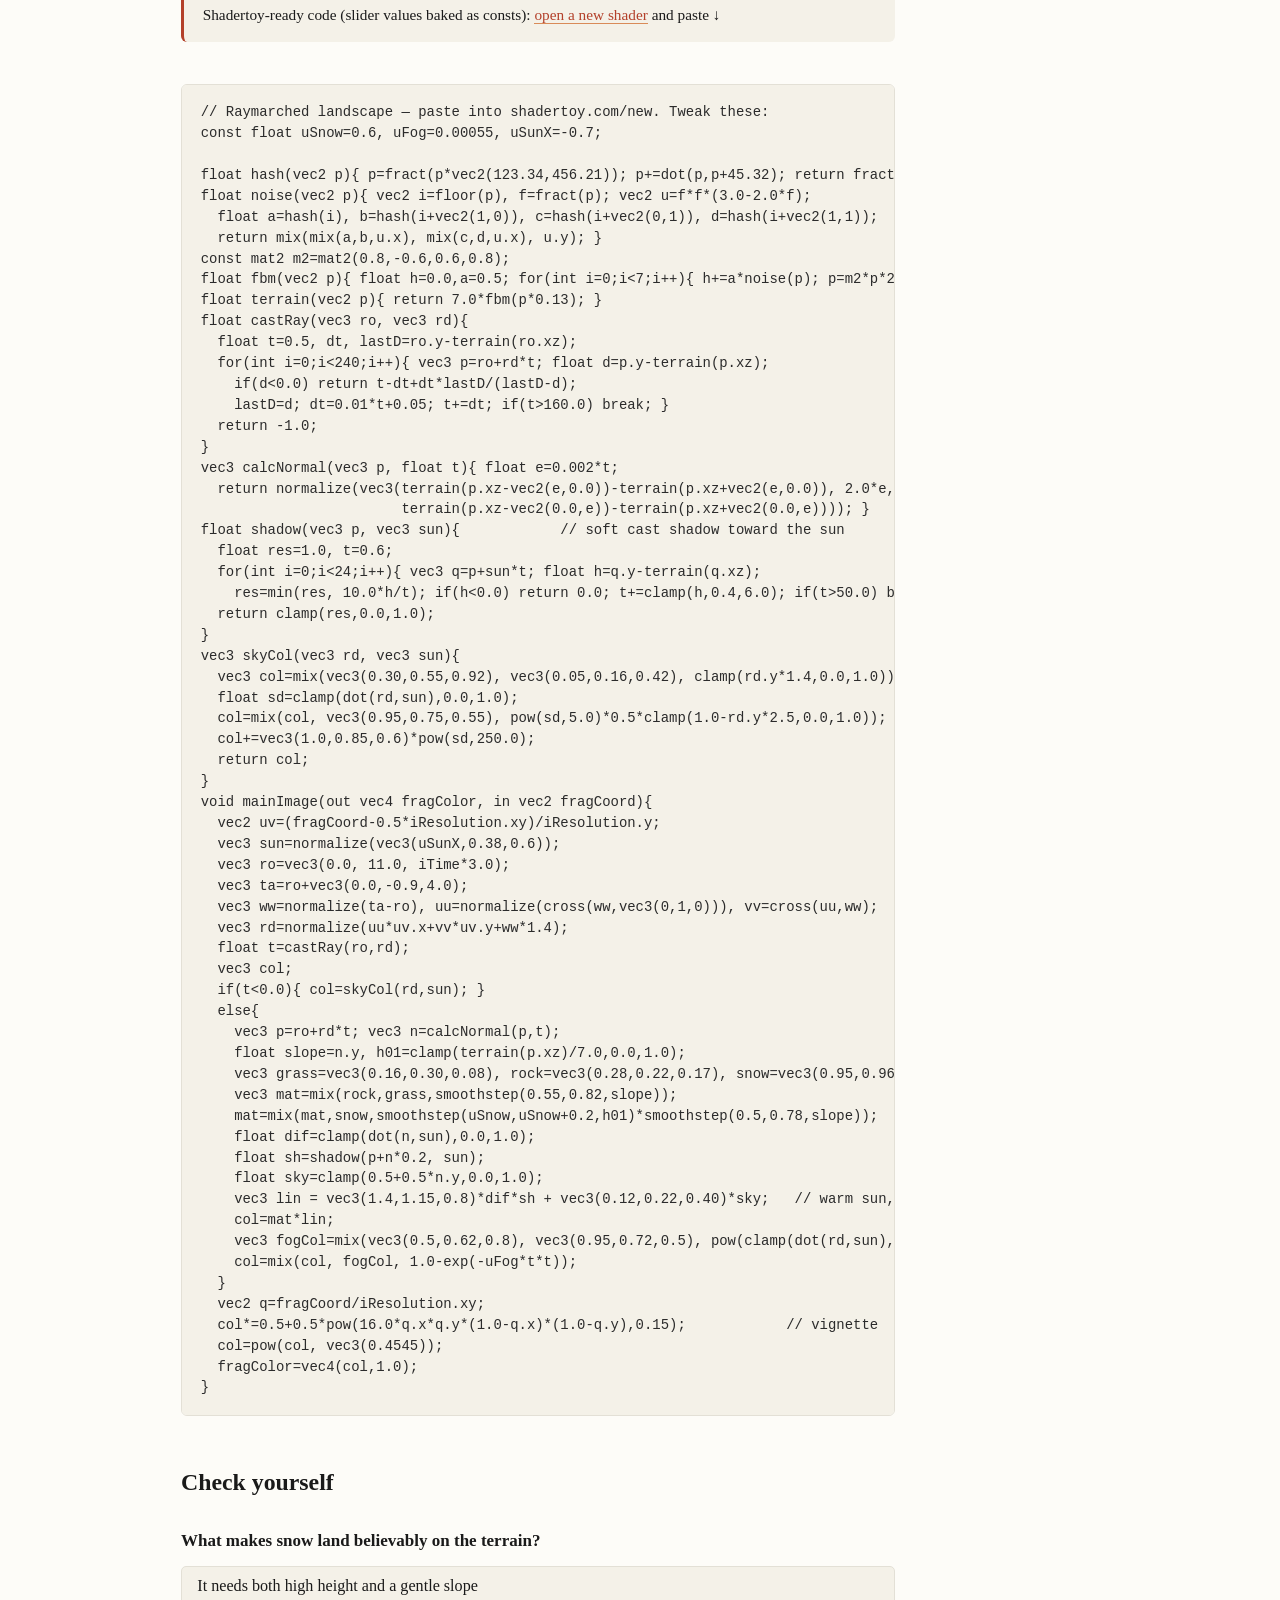
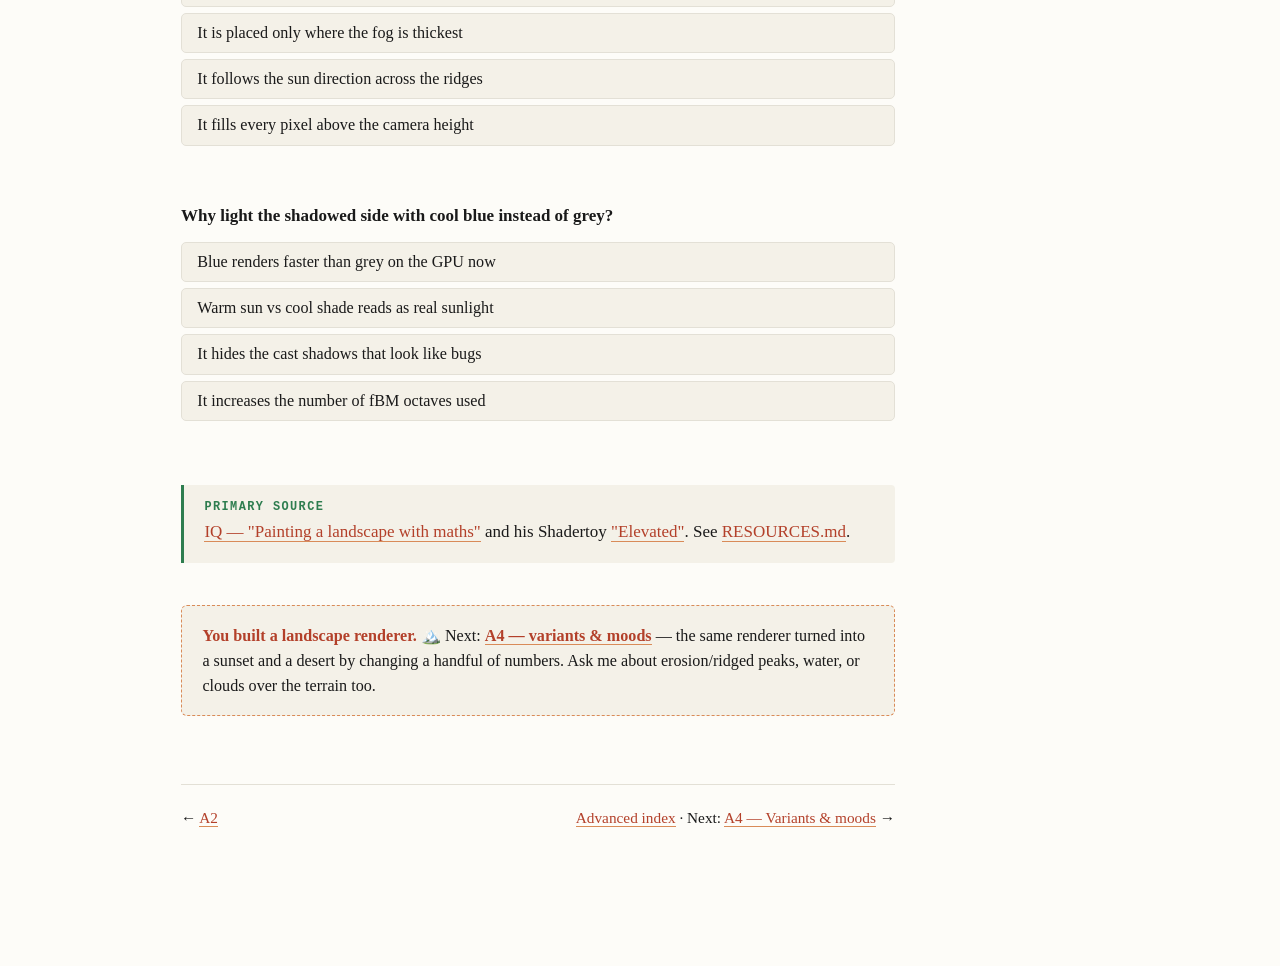
<file: advanced/a3-painting-the-landscape.html>
<!doctype html>
<html lang="en">
<head>
<meta charset="utf-8">
<meta name="viewport" content="width=device-width,initial-scale=1">
<title>A3 — Painting the landscape</title>
<link rel="stylesheet" href="../assets/lesson.css">
<style>
  .ship { margin: 1rem 0 2.5rem; padding: 0.9rem 1.1rem; border-radius: 6px; background: var(--code-bg);
    border-left: 3px solid var(--accent); font-size: 0.9rem; max-width: var(--measure); }
</style>
</head>
<body>

<header class="masthead">
  <p class="kicker">Advanced · Terrain &amp; Landscapes · A3</p>
  <h1>Painting the landscape</h1>
  <p class="standfirst">Form plus light gives you a grey landform. To make it read as a <em>place</em> you
  paint it — grass on gentle ground, rock on the steeps, snow on the peaks — then add cast shadows,
  warm sun against cool shade, and atmospheric fog. That contrast is what sells it.</p>
</header>

<main>

<div class="goal">
  <span class="label">Your win this lesson</span>
  Drive material color from <strong>slope &amp; height</strong>, add a <strong>soft cast shadow</strong>
  and warm/cool lighting, and fly through a high-contrast landscape you can paste into Shadertoy.
</div>

<h2>Material from slope &amp; height</h2>

<p>Two numbers decide the material. The <strong>slope</strong> is <code>normal.y</code> (1 = flat,
0 = vertical), the <strong>height</strong> is the normalized terrain value:</p>

<pre><code>vec3 mat = mix(rock, grass, smoothstep(0.55, 0.82, slope));       // steep → rock, flat → grass
mat = mix(mat, snow, smoothstep(snowLine, snowLine+0.2, h01)      // high...
                     * smoothstep(0.5, 0.78, slope));              // ...and not a sheer cliff</code></pre>

<h2>Contrast: shadow, warm vs cool, deep sky</h2>

<p>A flat-lit landscape looks washed out. Three cheap moves fix that:</p>
<ul>
  <li><strong>Cast shadows</strong> — march a ray from each point toward the sun; if terrain blocks it,
  darken. Big, dramatic shadows across the valleys.</li>
  <li><strong>Warm sun, cool shade</strong> — light the lit side with a warm tint and fill the shadow
  with cool sky-blue, not grey. The colour contrast reads as sunlight.</li>
  <li><strong>A deeper sky + tighter fog</strong> — saturated blue overhead, and fog that only takes the
  far distance, instead of a pale wash over everything.</li>
</ul>

<h2>Play — art-direct the vista</h2>

<p><code>snow</code> moves the snow line, <code>fog</code> the haze, <code>sun</code> the light direction
(watch the shadows swing). The camera flies forward.</p>

<div id="lab-play"></div>

<div class="ship">Shadertoy-ready code (slider values baked as consts):
  <a href="https://www.shadertoy.com/new" target="_blank">open a new shader</a> and paste ↓</div>
<pre><code id="code-terrain"></code></pre>

<h2>Check yourself</h2>

<div class="quiz" id="q1"
  data-q="What makes snow land believably on the terrain?"
  data-correct="0"
  data-options='["It needs both high height and a gentle slope","It is placed only where the fog is thickest","It follows the sun direction across the ridges","It fills every pixel above the camera height"]'
  data-feedback="Snow = smoothstep(height) * smoothstep(slope): high enough AND flat enough. Steep faces stay bare rock."></div>

<div class="quiz" id="q2"
  data-q="Why light the shadowed side with cool blue instead of grey?"
  data-correct="1"
  data-options='["Blue renders faster than grey on the GPU now","Warm sun vs cool shade reads as real sunlight","It hides the cast shadows that look like bugs","It increases the number of fBM octaves used"]'
  data-feedback="Real outdoor shadow is filled by blue skylight. Warm key + cool fill gives colour contrast that sells the scene."></div>

<div class="source">
  <span class="label">Primary source</span>
  <a href="https://www.youtube.com/watch?v=BFld4EBO2RE">IQ — "Painting a landscape with maths"</a> and his
  Shadertoy <a href="https://www.shadertoy.com/view/MdX3Rr">"Elevated"</a>. See
  <a href="https://github.com/franpiaggio/interactive-shader-course/blob/main/RESOURCES.md">RESOURCES.md</a>.
</div>

<div class="ask">
  <span class="label">You built a landscape renderer. 🏔️</span>
  Next: <strong><a href="a4-variants-and-moods.html">A4 — variants &amp; moods</a></strong> — the same
  renderer turned into a sunset and a desert by changing a handful of numbers. Ask me about
  erosion/ridged peaks, water, or clouds over the terrain too.
</div>

<nav class="lesson-nav">
  <span>← <a href="a2-noise-terrain-and-light.html">A2</a></span>
  <span><a href="index.html">Advanced index</a> · Next: <a href="a4-variants-and-moods.html">A4 — Variants &amp; moods</a> →</span>
</nav>

</main>

<script type="module" src="../assets/quiz.js"></script>
<script type="module">
import { createShaderLab } from '../assets/shader-lab.js';

const TERRAIN_BODY = `
float hash(vec2 p){ p=fract(p*vec2(123.34,456.21)); p+=dot(p,p+45.32); return fract(p.x*p.y); }
float noise(vec2 p){ vec2 i=floor(p), f=fract(p); vec2 u=f*f*(3.0-2.0*f);
  float a=hash(i), b=hash(i+vec2(1,0)), c=hash(i+vec2(0,1)), d=hash(i+vec2(1,1));
  return mix(mix(a,b,u.x), mix(c,d,u.x), u.y); }
const mat2 m2=mat2(0.8,-0.6,0.6,0.8);
float fbm(vec2 p){ float h=0.0,a=0.5; for(int i=0;i<7;i++){ h+=a*noise(p); p=m2*p*2.0; a*=0.5; } return h; }
float terrain(vec2 p){ return 7.0*fbm(p*0.13); }
float castRay(vec3 ro, vec3 rd){
  float t=0.5, dt, lastD=ro.y-terrain(ro.xz);
  for(int i=0;i<240;i++){ vec3 p=ro+rd*t; float d=p.y-terrain(p.xz);
    if(d<0.0) return t-dt+dt*lastD/(lastD-d);
    lastD=d; dt=0.01*t+0.05; t+=dt; if(t>160.0) break; }
  return -1.0;
}
vec3 calcNormal(vec3 p, float t){ float e=0.002*t;
  return normalize(vec3(terrain(p.xz-vec2(e,0.0))-terrain(p.xz+vec2(e,0.0)), 2.0*e,
                        terrain(p.xz-vec2(0.0,e))-terrain(p.xz+vec2(0.0,e)))); }
float shadow(vec3 p, vec3 sun){            // soft cast shadow toward the sun
  float res=1.0, t=0.6;
  for(int i=0;i<24;i++){ vec3 q=p+sun*t; float h=q.y-terrain(q.xz);
    res=min(res, 10.0*h/t); if(h<0.0) return 0.0; t+=clamp(h,0.4,6.0); if(t>50.0) break; }
  return clamp(res,0.0,1.0);
}
vec3 skyCol(vec3 rd, vec3 sun){
  vec3 col=mix(vec3(0.30,0.55,0.92), vec3(0.05,0.16,0.42), clamp(rd.y*1.4,0.0,1.0));
  float sd=clamp(dot(rd,sun),0.0,1.0);
  col=mix(col, vec3(0.95,0.75,0.55), pow(sd,5.0)*0.5*clamp(1.0-rd.y*2.5,0.0,1.0));
  col+=vec3(1.0,0.85,0.6)*pow(sd,250.0);
  return col;
}
void mainImage(out vec4 fragColor, in vec2 fragCoord){
  vec2 uv=(fragCoord-0.5*iResolution.xy)/iResolution.y;
  vec3 sun=normalize(vec3(uSunX,0.38,0.6));
  vec3 ro=vec3(0.0, 11.0, iTime*3.0);
  vec3 ta=ro+vec3(0.0,-0.9,4.0);
  vec3 ww=normalize(ta-ro), uu=normalize(cross(ww,vec3(0,1,0))), vv=cross(uu,ww);
  vec3 rd=normalize(uu*uv.x+vv*uv.y+ww*1.4);
  float t=castRay(ro,rd);
  vec3 col;
  if(t<0.0){ col=skyCol(rd,sun); }
  else{
    vec3 p=ro+rd*t; vec3 n=calcNormal(p,t);
    float slope=n.y, h01=clamp(terrain(p.xz)/7.0,0.0,1.0);
    vec3 grass=vec3(0.16,0.30,0.08), rock=vec3(0.28,0.22,0.17), snow=vec3(0.95,0.96,1.0);
    vec3 mat=mix(rock,grass,smoothstep(0.55,0.82,slope));
    mat=mix(mat,snow,smoothstep(uSnow,uSnow+0.2,h01)*smoothstep(0.5,0.78,slope));
    float dif=clamp(dot(n,sun),0.0,1.0);
    float sh=shadow(p+n*0.2, sun);
    float sky=clamp(0.5+0.5*n.y,0.0,1.0);
    vec3 lin = vec3(1.4,1.15,0.8)*dif*sh + vec3(0.12,0.22,0.40)*sky;   // warm sun, cool shade
    col=mat*lin;
    vec3 fogCol=mix(vec3(0.5,0.62,0.8), vec3(0.95,0.72,0.5), pow(clamp(dot(rd,sun),0.0,1.0),5.0));
    col=mix(col, fogCol, 1.0-exp(-uFog*t*t));
  }
  vec2 q=fragCoord/iResolution.xy;
  col*=0.5+0.5*pow(16.0*q.x*q.y*(1.0-q.x)*(1.0-q.y),0.15);            // vignette
  col=pow(col, vec3(0.4545));
  fragColor=vec4(col,1.0);
}`;

createShaderLab(document.getElementById('lab-play'), {
  height: 400,
  uniforms: [
    { name: 'uSnow', label: 'snow', min: 0.45, max: 0.95, value: 0.6 },
    { name: 'uFog',  label: 'fog',  min: 0.0002, max: 0.0016, step: 0.0001, value: 0.00055 },
    { name: 'uSunX', label: 'sun',  min: -1.0, max: 0.2, value: -0.7 },
  ],
  source: TERRAIN_BODY,
});

document.getElementById('code-terrain').textContent =
  '// Raymarched landscape — paste into shadertoy.com/new. Tweak these:\n' +
  'const float uSnow=0.6, uFog=0.00055, uSunX=-0.7;\n' + TERRAIN_BODY;
</script>
</body>
</html>
</file>
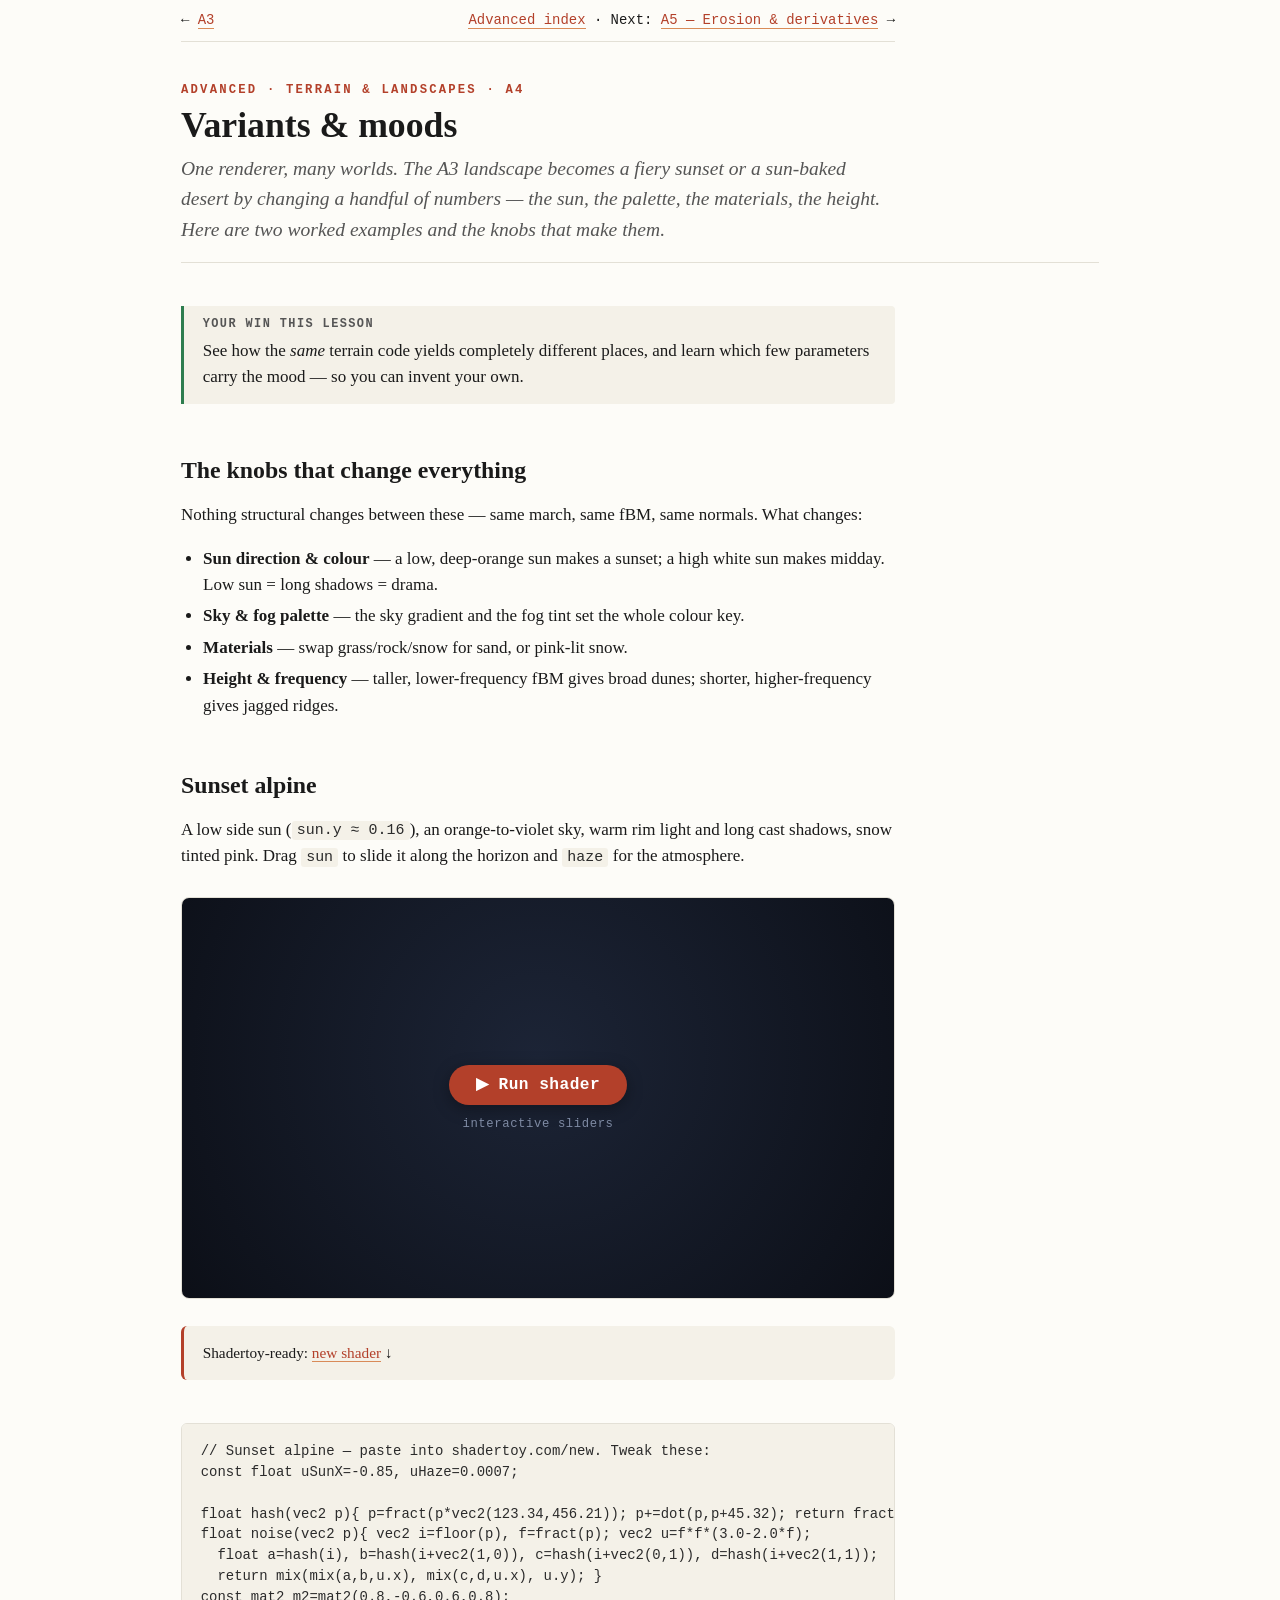
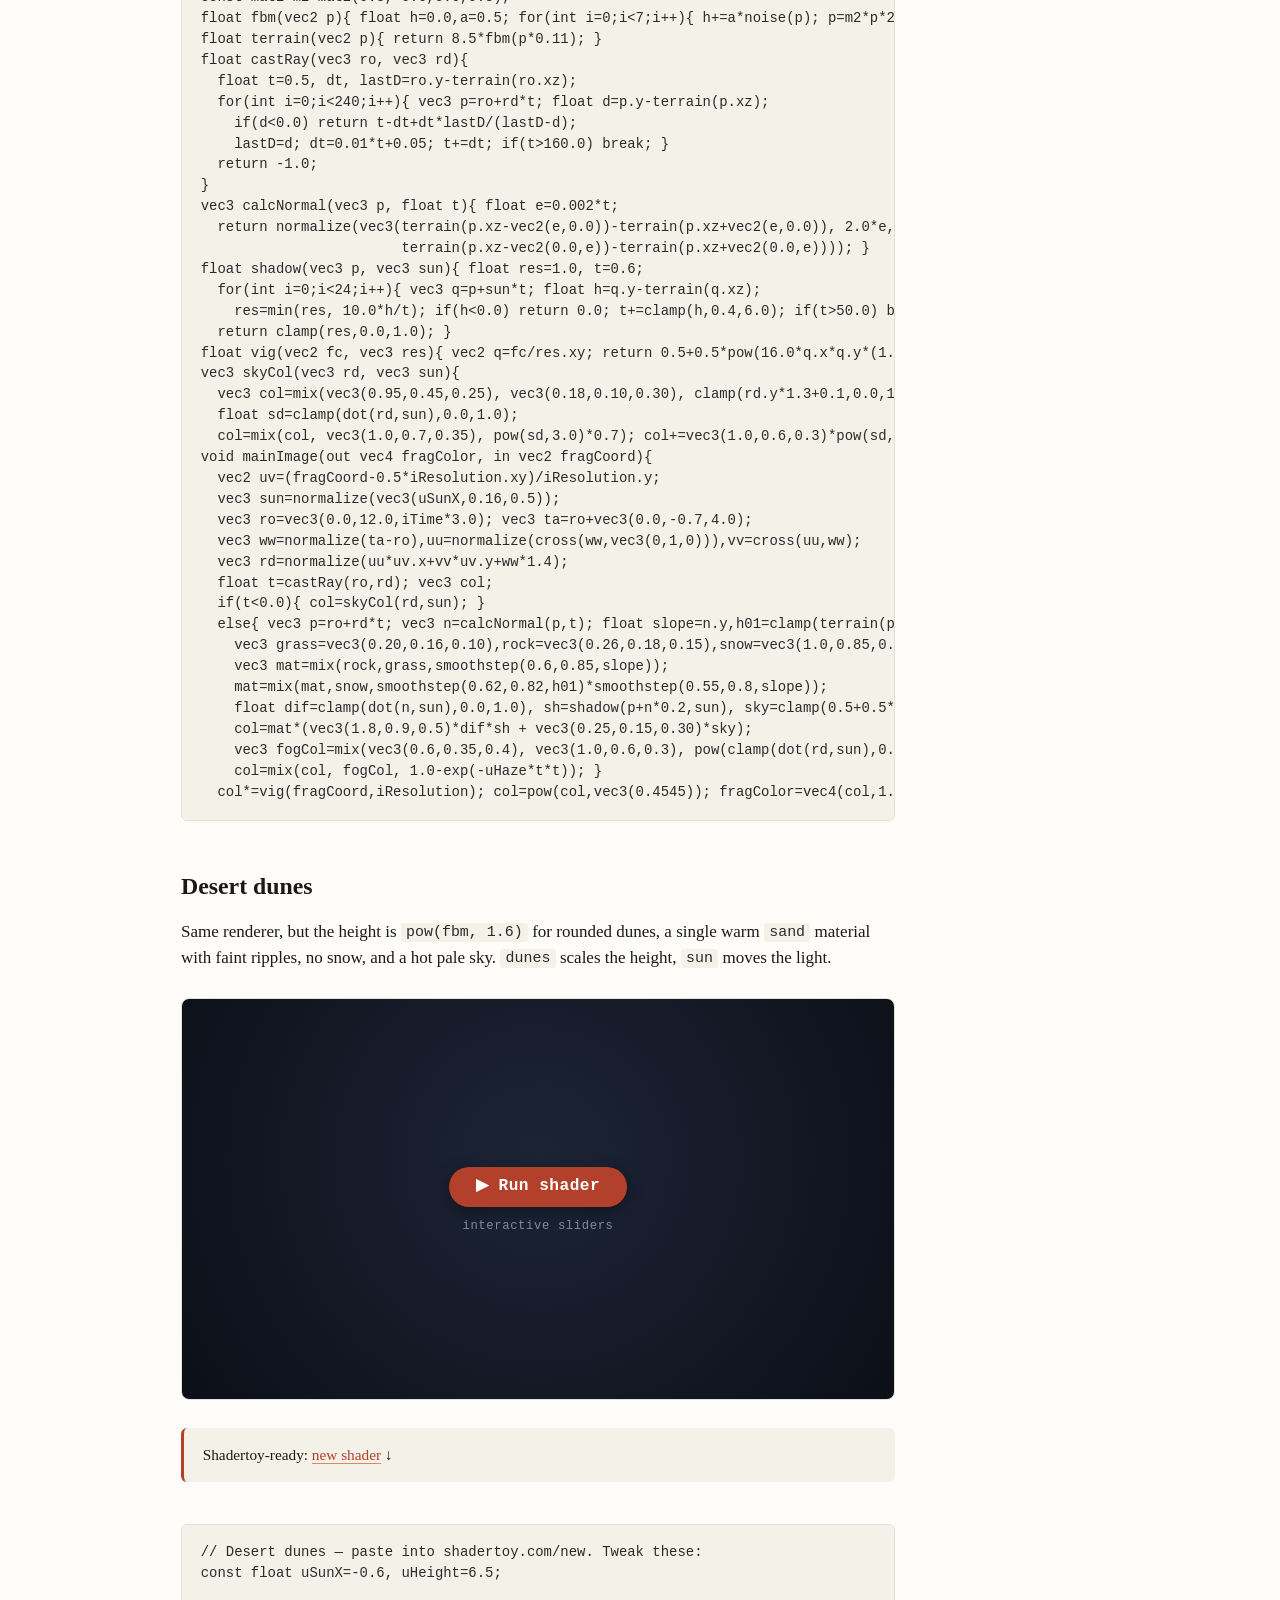
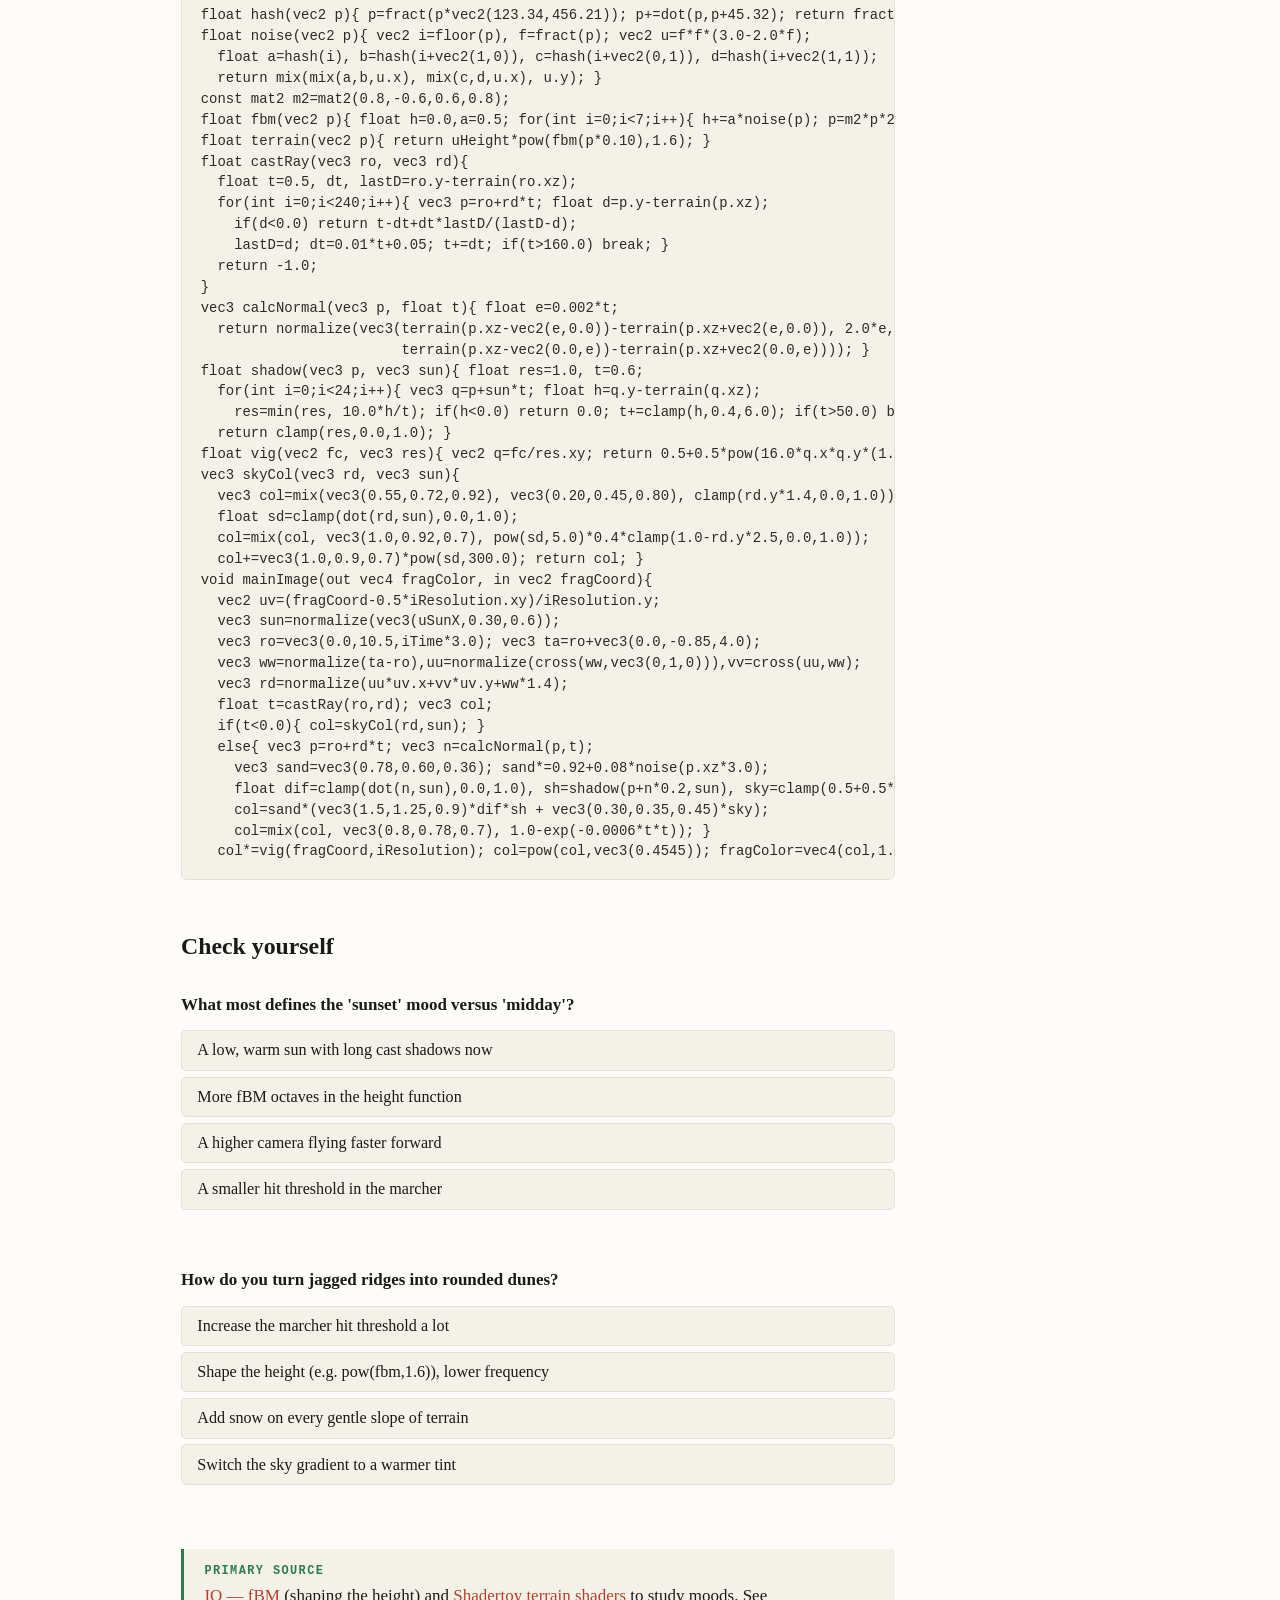
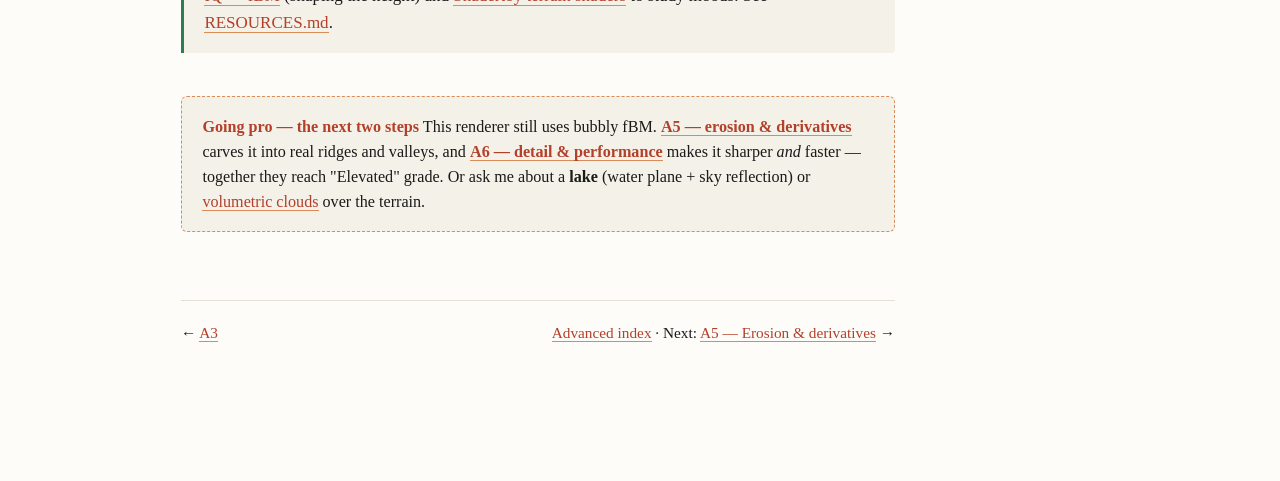
<file: advanced/a4-variants-and-moods.html>
<!doctype html>
<html lang="en">
<head>
<meta charset="utf-8">
<meta name="viewport" content="width=device-width,initial-scale=1">
<title>A4 — Variants &amp; moods</title>
<link rel="stylesheet" href="../assets/lesson.css">
<style>
  .ship { margin: 1rem 0 2.5rem; padding: 0.9rem 1.1rem; border-radius: 6px; background: var(--code-bg);
    border-left: 3px solid var(--accent); font-size: 0.9rem; max-width: var(--measure); }
</style>
</head>
<body>

<header class="masthead">
  <p class="kicker">Advanced · Terrain &amp; Landscapes · A4</p>
  <h1>Variants &amp; moods</h1>
  <p class="standfirst">One renderer, many worlds. The A3 landscape becomes a fiery sunset or a sun-baked
  desert by changing a handful of numbers — the sun, the palette, the materials, the height. Here are two
  worked examples and the knobs that make them.</p>
</header>

<main>

<div class="goal">
  <span class="label">Your win this lesson</span>
  See how the <em>same</em> terrain code yields completely different places, and learn which few
  parameters carry the mood — so you can invent your own.
</div>

<h2>The knobs that change everything</h2>

<p>Nothing structural changes between these — same march, same fBM, same normals. What changes:</p>
<ul>
  <li><strong>Sun direction &amp; colour</strong> — a low, deep-orange sun makes a sunset; a high white
  sun makes midday. Low sun = long shadows = drama.</li>
  <li><strong>Sky &amp; fog palette</strong> — the sky gradient and the fog tint set the whole colour key.</li>
  <li><strong>Materials</strong> — swap grass/rock/snow for sand, or pink-lit snow.</li>
  <li><strong>Height &amp; frequency</strong> — taller, lower-frequency fBM gives broad dunes;
  shorter, higher-frequency gives jagged ridges.</li>
</ul>

<h2>Sunset alpine</h2>

<p>A low side sun (<code>sun.y ≈ 0.16</code>), an orange-to-violet sky, warm rim light and long cast
shadows, snow tinted pink. Drag <code>sun</code> to slide it along the horizon and <code>haze</code> for
the atmosphere.</p>

<div id="lab-sunset"></div>
<div class="ship">Shadertoy-ready: <a href="https://www.shadertoy.com/new" target="_blank">new shader</a> ↓</div>
<pre><code id="code-sunset"></code></pre>

<h2>Desert dunes</h2>

<p>Same renderer, but the height is <code>pow(fbm, 1.6)</code> for rounded dunes, a single warm
<code>sand</code> material with faint ripples, no snow, and a hot pale sky. <code>dunes</code> scales the
height, <code>sun</code> moves the light.</p>

<div id="lab-desert"></div>
<div class="ship">Shadertoy-ready: <a href="https://www.shadertoy.com/new" target="_blank">new shader</a> ↓</div>
<pre><code id="code-desert"></code></pre>

<h2>Check yourself</h2>

<div class="quiz" id="q1"
  data-q="What most defines the 'sunset' mood versus 'midday'?"
  data-correct="0"
  data-options='["A low, warm sun with long cast shadows now","More fBM octaves in the height function","A higher camera flying faster forward","A smaller hit threshold in the marcher"]'
  data-feedback="Sun height/colour drives the mood: low + warm = sunset and long shadows; high + white = flat midday."></div>

<div class="quiz" id="q2"
  data-q="How do you turn jagged ridges into rounded dunes?"
  data-correct="1"
  data-options='["Increase the marcher hit threshold a lot","Shape the height (e.g. pow(fbm,1.6)), lower frequency","Add snow on every gentle slope of terrain","Switch the sky gradient to a warmer tint"]'
  data-feedback="Remapping the height (a power curve) and using lower-frequency fBM smooths peaks into broad dunes."></div>

<div class="source">
  <span class="label">Primary source</span>
  <a href="https://iquilezles.org/articles/fbm/">IQ — fBM</a> (shaping the height) and
  <a href="https://www.shadertoy.com/results?query=terrain">Shadertoy terrain shaders</a> to study moods.
  See <a href="https://github.com/franpiaggio/interactive-shader-course/blob/main/RESOURCES.md">RESOURCES.md</a>.
</div>

<div class="ask">
  <span class="label">Going pro — the next two steps</span>
  This renderer still uses bubbly fBM. <strong><a href="a5-erosion-and-derivatives.html">A5 — erosion
  &amp; derivatives</a></strong> carves it into real ridges and valleys, and
  <strong><a href="a6-detail-and-performance.html">A6 — detail &amp; performance</a></strong> makes it
  sharper <em>and</em> faster — together they reach "Elevated" grade. Or ask me about a <strong>lake</strong>
  (water plane + sky reflection) or <a href="https://franpiaggio.github.io/interactive-shader-course/lessons/0011-volumetric-clouds.html">volumetric clouds</a> over the terrain.
</div>

<nav class="lesson-nav">
  <span>← <a href="a3-painting-the-landscape.html">A3</a></span>
  <span><a href="index.html">Advanced index</a> · Next: <a href="a5-erosion-and-derivatives.html">A5 — Erosion &amp; derivatives</a> →</span>
</nav>

</main>

<script type="module" src="../assets/quiz.js"></script>
<script type="module">
import { createShaderLab } from '../assets/shader-lab.js';

const CORE = `
float hash(vec2 p){ p=fract(p*vec2(123.34,456.21)); p+=dot(p,p+45.32); return fract(p.x*p.y); }
float noise(vec2 p){ vec2 i=floor(p), f=fract(p); vec2 u=f*f*(3.0-2.0*f);
  float a=hash(i), b=hash(i+vec2(1,0)), c=hash(i+vec2(0,1)), d=hash(i+vec2(1,1));
  return mix(mix(a,b,u.x), mix(c,d,u.x), u.y); }
const mat2 m2=mat2(0.8,-0.6,0.6,0.8);
float fbm(vec2 p){ float h=0.0,a=0.5; for(int i=0;i<7;i++){ h+=a*noise(p); p=m2*p*2.0; a*=0.5; } return h; }`;
const MARCH = `
float castRay(vec3 ro, vec3 rd){
  float t=0.5, dt, lastD=ro.y-terrain(ro.xz);
  for(int i=0;i<240;i++){ vec3 p=ro+rd*t; float d=p.y-terrain(p.xz);
    if(d<0.0) return t-dt+dt*lastD/(lastD-d);
    lastD=d; dt=0.01*t+0.05; t+=dt; if(t>160.0) break; }
  return -1.0;
}
vec3 calcNormal(vec3 p, float t){ float e=0.002*t;
  return normalize(vec3(terrain(p.xz-vec2(e,0.0))-terrain(p.xz+vec2(e,0.0)), 2.0*e,
                        terrain(p.xz-vec2(0.0,e))-terrain(p.xz+vec2(0.0,e)))); }
float shadow(vec3 p, vec3 sun){ float res=1.0, t=0.6;
  for(int i=0;i<24;i++){ vec3 q=p+sun*t; float h=q.y-terrain(q.xz);
    res=min(res, 10.0*h/t); if(h<0.0) return 0.0; t+=clamp(h,0.4,6.0); if(t>50.0) break; }
  return clamp(res,0.0,1.0); }
float vig(vec2 fc, vec3 res){ vec2 q=fc/res.xy; return 0.5+0.5*pow(16.0*q.x*q.y*(1.0-q.x)*(1.0-q.y),0.15); }`;

const SUNSET = CORE + `
float terrain(vec2 p){ return 8.5*fbm(p*0.11); }` + MARCH + `
vec3 skyCol(vec3 rd, vec3 sun){
  vec3 col=mix(vec3(0.95,0.45,0.25), vec3(0.18,0.10,0.30), clamp(rd.y*1.3+0.1,0.0,1.0));
  float sd=clamp(dot(rd,sun),0.0,1.0);
  col=mix(col, vec3(1.0,0.7,0.35), pow(sd,3.0)*0.7); col+=vec3(1.0,0.6,0.3)*pow(sd,400.0)*2.0; return col; }
void mainImage(out vec4 fragColor, in vec2 fragCoord){
  vec2 uv=(fragCoord-0.5*iResolution.xy)/iResolution.y;
  vec3 sun=normalize(vec3(uSunX,0.16,0.5));
  vec3 ro=vec3(0.0,12.0,iTime*3.0); vec3 ta=ro+vec3(0.0,-0.7,4.0);
  vec3 ww=normalize(ta-ro),uu=normalize(cross(ww,vec3(0,1,0))),vv=cross(uu,ww);
  vec3 rd=normalize(uu*uv.x+vv*uv.y+ww*1.4);
  float t=castRay(ro,rd); vec3 col;
  if(t<0.0){ col=skyCol(rd,sun); }
  else{ vec3 p=ro+rd*t; vec3 n=calcNormal(p,t); float slope=n.y,h01=clamp(terrain(p.xz)/8.5,0.0,1.0);
    vec3 grass=vec3(0.20,0.16,0.10),rock=vec3(0.26,0.18,0.15),snow=vec3(1.0,0.85,0.8);
    vec3 mat=mix(rock,grass,smoothstep(0.6,0.85,slope));
    mat=mix(mat,snow,smoothstep(0.62,0.82,h01)*smoothstep(0.55,0.8,slope));
    float dif=clamp(dot(n,sun),0.0,1.0), sh=shadow(p+n*0.2,sun), sky=clamp(0.5+0.5*n.y,0.0,1.0);
    col=mat*(vec3(1.8,0.9,0.5)*dif*sh + vec3(0.25,0.15,0.30)*sky);
    vec3 fogCol=mix(vec3(0.6,0.35,0.4), vec3(1.0,0.6,0.3), pow(clamp(dot(rd,sun),0.0,1.0),3.0));
    col=mix(col, fogCol, 1.0-exp(-uHaze*t*t)); }
  col*=vig(fragCoord,iResolution); col=pow(col,vec3(0.4545)); fragColor=vec4(col,1.0); }`;

const DESERT = CORE + `
float terrain(vec2 p){ return uHeight*pow(fbm(p*0.10),1.6); }` + MARCH + `
vec3 skyCol(vec3 rd, vec3 sun){
  vec3 col=mix(vec3(0.55,0.72,0.92), vec3(0.20,0.45,0.80), clamp(rd.y*1.4,0.0,1.0));
  float sd=clamp(dot(rd,sun),0.0,1.0);
  col=mix(col, vec3(1.0,0.92,0.7), pow(sd,5.0)*0.4*clamp(1.0-rd.y*2.5,0.0,1.0));
  col+=vec3(1.0,0.9,0.7)*pow(sd,300.0); return col; }
void mainImage(out vec4 fragColor, in vec2 fragCoord){
  vec2 uv=(fragCoord-0.5*iResolution.xy)/iResolution.y;
  vec3 sun=normalize(vec3(uSunX,0.30,0.6));
  vec3 ro=vec3(0.0,10.5,iTime*3.0); vec3 ta=ro+vec3(0.0,-0.85,4.0);
  vec3 ww=normalize(ta-ro),uu=normalize(cross(ww,vec3(0,1,0))),vv=cross(uu,ww);
  vec3 rd=normalize(uu*uv.x+vv*uv.y+ww*1.4);
  float t=castRay(ro,rd); vec3 col;
  if(t<0.0){ col=skyCol(rd,sun); }
  else{ vec3 p=ro+rd*t; vec3 n=calcNormal(p,t);
    vec3 sand=vec3(0.78,0.60,0.36); sand*=0.92+0.08*noise(p.xz*3.0);
    float dif=clamp(dot(n,sun),0.0,1.0), sh=shadow(p+n*0.2,sun), sky=clamp(0.5+0.5*n.y,0.0,1.0);
    col=sand*(vec3(1.5,1.25,0.9)*dif*sh + vec3(0.30,0.35,0.45)*sky);
    col=mix(col, vec3(0.8,0.78,0.7), 1.0-exp(-0.0006*t*t)); }
  col*=vig(fragCoord,iResolution); col=pow(col,vec3(0.4545)); fragColor=vec4(col,1.0); }`;

createShaderLab(document.getElementById('lab-sunset'), {
  height: 400,
  uniforms: [
    { name: 'uSunX', label: 'sun',  min: -1.0, max: -0.2, value: -0.85 },
    { name: 'uHaze', label: 'haze', min: 0.0003, max: 0.0016, step: 0.0001, value: 0.0007 },
  ],
  source: SUNSET,
});
createShaderLab(document.getElementById('lab-desert'), {
  height: 400,
  uniforms: [
    { name: 'uSunX',   label: 'sun',   min: -1.0, max: 0.2, value: -0.6 },
    { name: 'uHeight', label: 'dunes', min: 3.0, max: 10.0, value: 6.5 },
  ],
  source: DESERT,
});

document.getElementById('code-sunset').textContent =
  '// Sunset alpine — paste into shadertoy.com/new. Tweak these:\nconst float uSunX=-0.85, uHaze=0.0007;\n' + SUNSET;
document.getElementById('code-desert').textContent =
  '// Desert dunes — paste into shadertoy.com/new. Tweak these:\nconst float uSunX=-0.6, uHeight=6.5;\n' + DESERT;
</script>
</body>
</html>
</file>
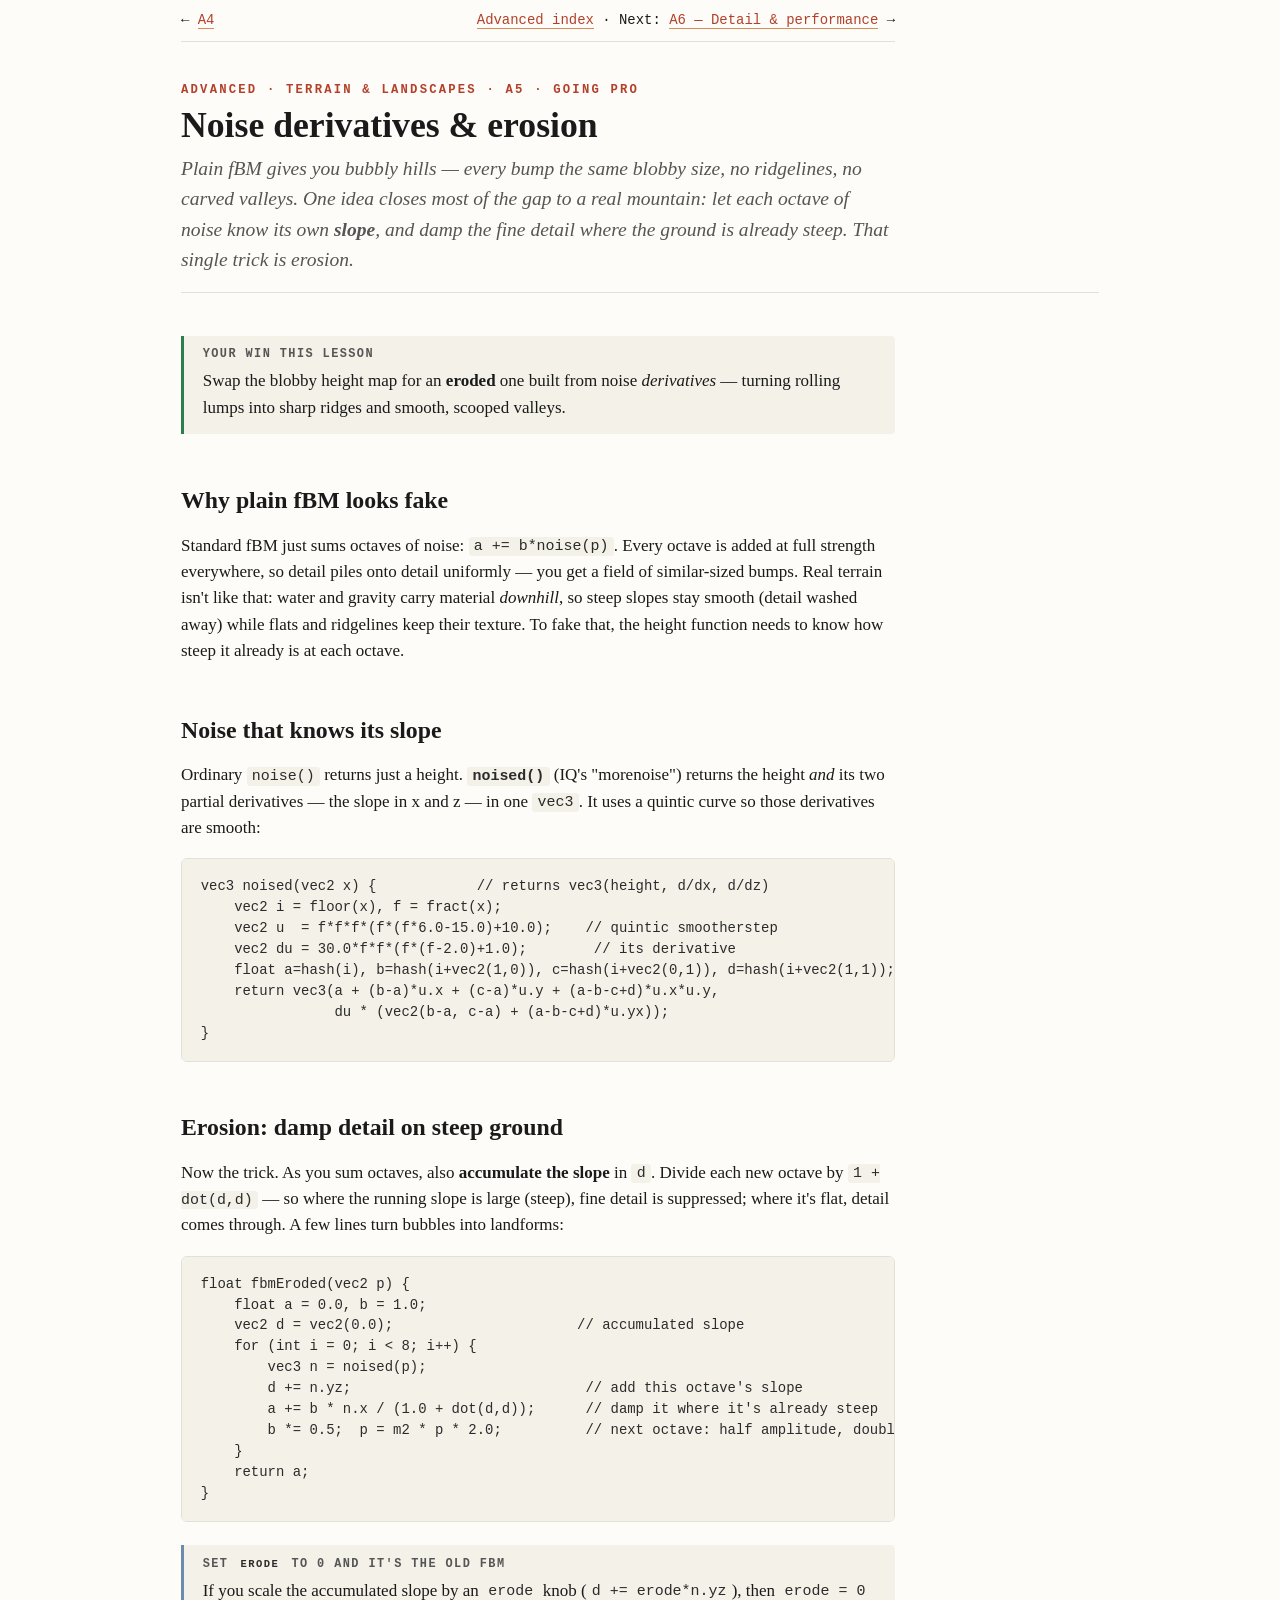
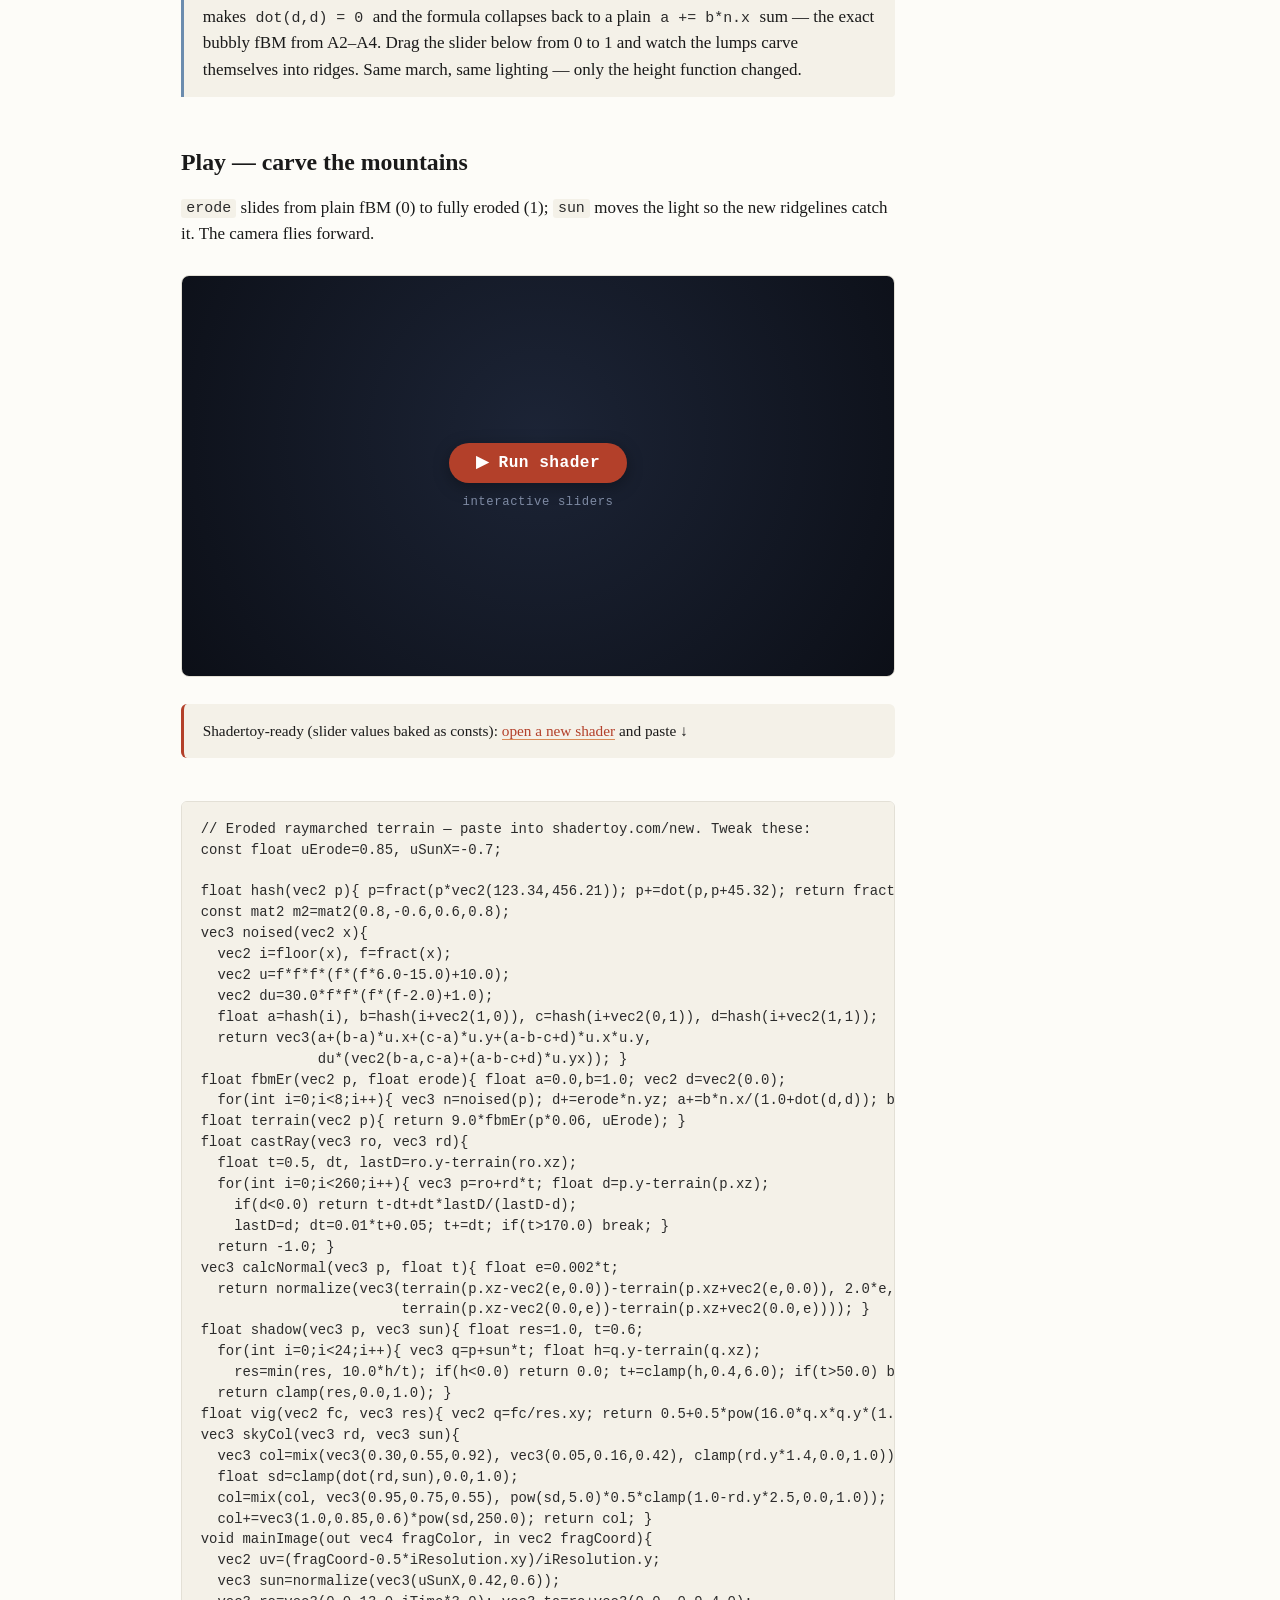
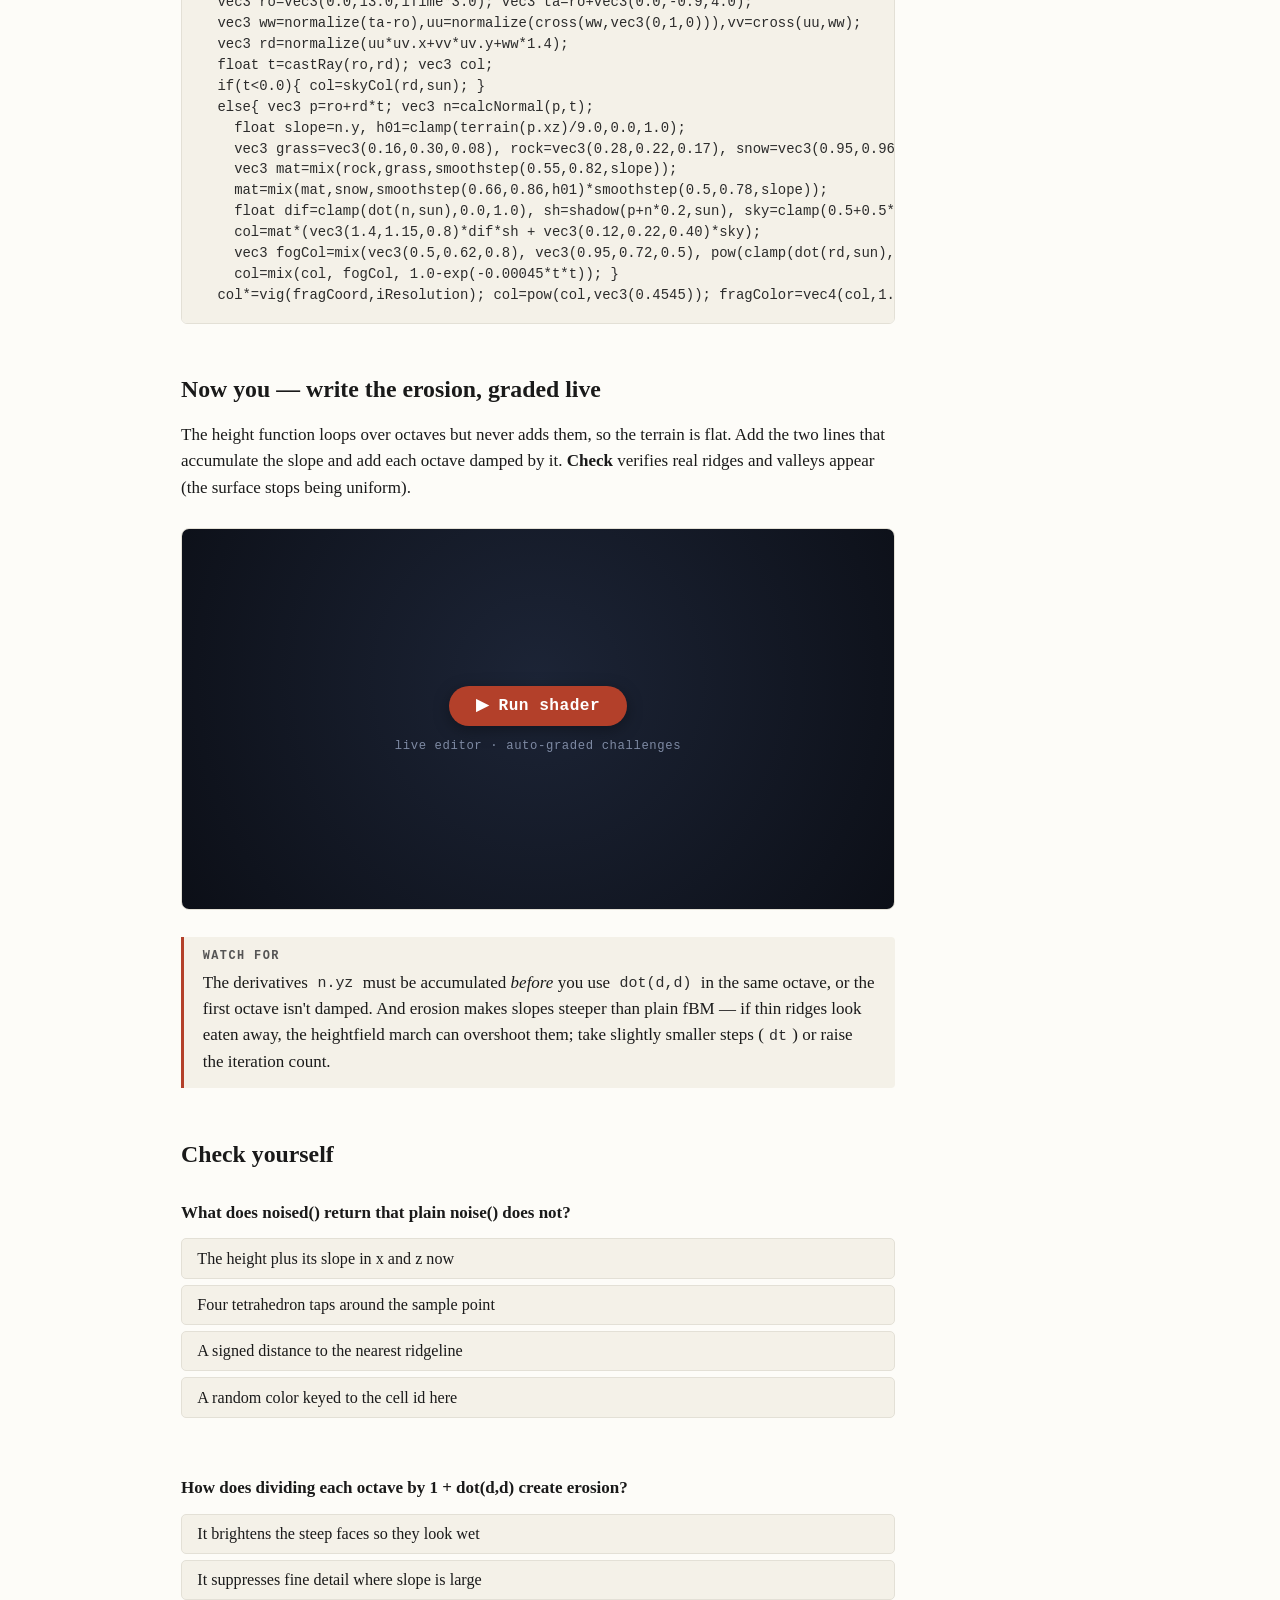
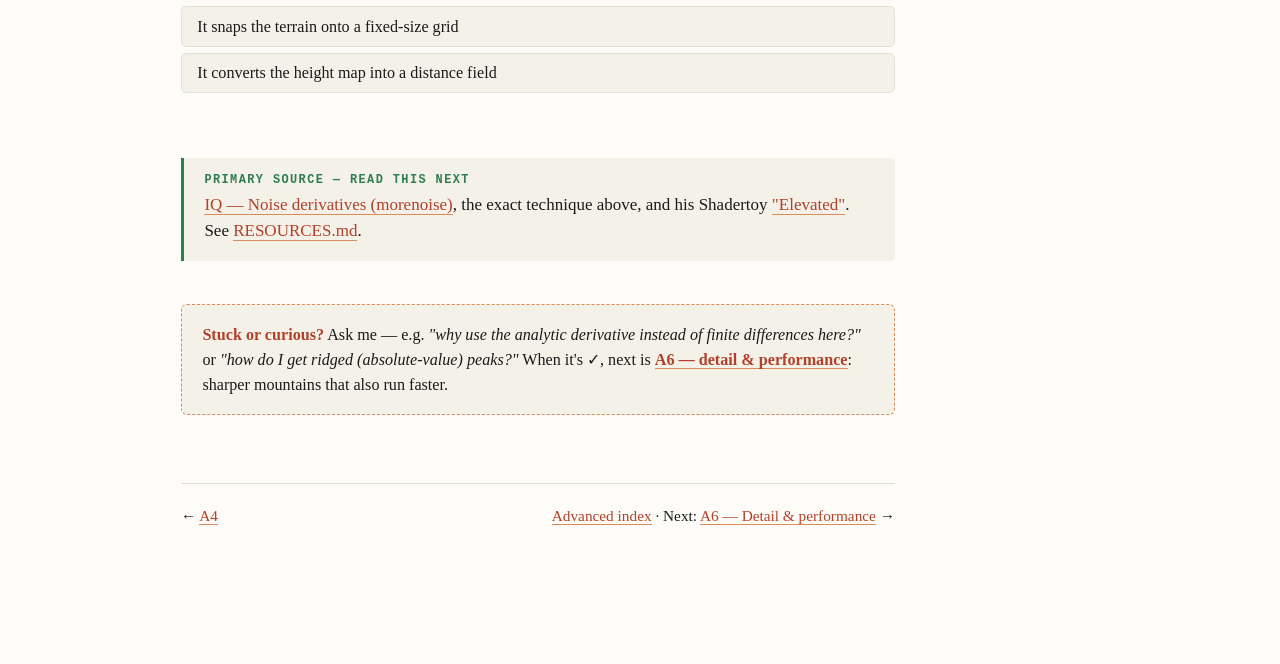
<file: advanced/a5-erosion-and-derivatives.html>
<!doctype html>
<html lang="en">
<head>
<meta charset="utf-8">
<meta name="viewport" content="width=device-width,initial-scale=1">
<title>A5 — Noise derivatives &amp; erosion</title>
<link rel="stylesheet" href="../assets/lesson.css">
<style>
  .ship { margin: 1rem 0 2.5rem; padding: 0.9rem 1.1rem; border-radius: 6px; background: var(--code-bg);
    border-left: 3px solid var(--accent); font-size: 0.9rem; max-width: var(--measure); }
</style>
</head>
<body>

<header class="masthead">
  <p class="kicker">Advanced · Terrain &amp; Landscapes · A5 · Going pro</p>
  <h1>Noise derivatives &amp; erosion</h1>
  <p class="standfirst">Plain fBM gives you <em>bubbly</em> hills — every bump the same blobby size, no
  ridgelines, no carved valleys. One idea closes most of the gap to a real mountain: let each octave of
  noise know its own <strong>slope</strong>, and damp the fine detail where the ground is already steep.
  That single trick is erosion.</p>
</header>

<main>

<div class="goal">
  <span class="label">Your win this lesson</span>
  Swap the blobby height map for an <strong>eroded</strong> one built from noise <em>derivatives</em> —
  turning rolling lumps into sharp ridges and smooth, scooped valleys.
</div>

<h2>Why plain fBM looks fake</h2>

<p>Standard fBM just sums octaves of noise: <code>a += b*noise(p)</code>. Every octave is added at full
strength everywhere, so detail piles onto detail uniformly — you get a field of similar-sized bumps. Real
terrain isn't like that: water and gravity carry material <em>downhill</em>, so steep slopes stay smooth
(detail washed away) while flats and ridgelines keep their texture. To fake that, the height function needs
to know how steep it already is at each octave.</p>

<h2>Noise that knows its slope</h2>

<p>Ordinary <code>noise()</code> returns just a height. <strong><code>noised()</code></strong> (IQ's
"morenoise") returns the height <em>and</em> its two partial derivatives — the slope in x and z — in one
<code>vec3</code>. It uses a quintic curve so those derivatives are smooth:</p>

<pre><code>vec3 noised(vec2 x) {            // returns vec3(height, d/dx, d/dz)
    vec2 i = floor(x), f = fract(x);
    vec2 u  = f*f*f*(f*(f*6.0-15.0)+10.0);    // quintic smootherstep
    vec2 du = 30.0*f*f*(f*(f-2.0)+1.0);        // its derivative
    float a=hash(i), b=hash(i+vec2(1,0)), c=hash(i+vec2(0,1)), d=hash(i+vec2(1,1));
    return vec3(a + (b-a)*u.x + (c-a)*u.y + (a-b-c+d)*u.x*u.y,
                du * (vec2(b-a, c-a) + (a-b-c+d)*u.yx));
}</code></pre>

<h2>Erosion: damp detail on steep ground</h2>

<p>Now the trick. As you sum octaves, also <strong>accumulate the slope</strong> in <code>d</code>. Divide
each new octave by <code>1 + dot(d,d)</code> — so where the running slope is large (steep), fine detail is
suppressed; where it's flat, detail comes through. A few lines turn bubbles into landforms:</p>

<pre><code>float fbmEroded(vec2 p) {
    float a = 0.0, b = 1.0;
    vec2 d = vec2(0.0);                      // accumulated slope
    for (int i = 0; i &lt; 8; i++) {
        vec3 n = noised(p);
        d += n.yz;                            // add this octave's slope
        a += b * n.x / (1.0 + dot(d,d));      // damp it where it's already steep
        b *= 0.5;  p = m2 * p * 2.0;          // next octave: half amplitude, double freq
    }
    return a;
}</code></pre>

<div class="note">
  <span class="label">Set <code>erode</code> to 0 and it's the old fBM</span>
  If you scale the accumulated slope by an <code>erode</code> knob (<code>d += erode*n.yz</code>), then
  <code>erode = 0</code> makes <code>dot(d,d) = 0</code> and the formula collapses back to a plain
  <code>a += b*n.x</code> sum — the exact bubbly fBM from A2–A4. Drag the slider below from 0 to 1 and watch
  the lumps carve themselves into ridges. Same march, same lighting — only the height function changed.
</div>

<h2>Play — carve the mountains</h2>

<p><code>erode</code> slides from plain fBM (0) to fully eroded (1); <code>sun</code> moves the light so the
new ridgelines catch it. The camera flies forward.</p>

<div id="lab-play"></div>

<div class="ship">Shadertoy-ready (slider values baked as consts):
  <a href="https://www.shadertoy.com/new" target="_blank">open a new shader</a> and paste ↓</div>
<pre><code id="code-erosion"></code></pre>

<h2>Now you — write the erosion, graded live</h2>

<p>The height function loops over octaves but never adds them, so the terrain is flat. Add the two lines
that accumulate the slope and add each octave damped by it. <strong>Check</strong> verifies real ridges and
valleys appear (the surface stops being uniform).</p>

<div id="lab-build"></div>

<div class="pitfall">
  <span class="label">Watch for</span>
  The derivatives <code>n.yz</code> must be accumulated <em>before</em> you use <code>dot(d,d)</code> in the
  same octave, or the first octave isn't damped. And erosion makes slopes steeper than plain fBM — if thin
  ridges look eaten away, the heightfield march can overshoot them; take slightly smaller steps
  (<code>dt</code>) or raise the iteration count.
</div>

<h2>Check yourself</h2>

<div class="quiz" id="q1"
  data-q="What does noised() return that plain noise() does not?"
  data-correct="0"
  data-options='["The height plus its slope in x and z now","Four tetrahedron taps around the sample point","A signed distance to the nearest ridgeline","A random color keyed to the cell id here"]'
  data-feedback="noised returns vec3(height, d/dx, d/dz) — the value and its analytic gradient, computed from the quintic curve."></div>

<div class="quiz" id="q2"
  data-q="How does dividing each octave by 1 + dot(d,d) create erosion?"
  data-correct="1"
  data-options='["It brightens the steep faces so they look wet","It suppresses fine detail where slope is large","It snaps the terrain onto a fixed-size grid","It converts the height map into a distance field"]'
  data-feedback="Where the accumulated slope d is big (steep), the divisor is large, so finer octaves are damped — smooth slopes, textured flats and ridges."></div>

<div class="source">
  <span class="label">Primary source — read this next</span>
  <a href="https://iquilezles.org/articles/morenoise/">IQ — Noise derivatives (morenoise)</a>, the exact
  technique above, and his Shadertoy <a href="https://www.shadertoy.com/view/MdX3Rr">"Elevated"</a>. See
  <a href="https://github.com/franpiaggio/interactive-shader-course/blob/main/RESOURCES.md">RESOURCES.md</a>.
</div>

<div class="ask">
  <span class="label">Stuck or curious?</span> Ask me — e.g. <em>"why use the analytic derivative instead
  of finite differences here?"</em> or <em>"how do I get ridged (absolute-value) peaks?"</em> When it's ✓,
  next is <strong><a href="a6-detail-and-performance.html">A6 — detail &amp; performance</a></strong>:
  sharper mountains that also run faster.
</div>

<nav class="lesson-nav">
  <span>← <a href="a4-variants-and-moods.html">A4</a></span>
  <span><a href="index.html">Advanced index</a> · Next: <a href="a6-detail-and-performance.html">A6 — Detail &amp; performance</a> →</span>
</nav>

</main>

<script type="module" src="../assets/quiz.js"></script>
<script type="module">
import { createShaderLab } from '../assets/shader-lab.js';

// ---- shared noise + derivatives ----
const NB = `
float hash(vec2 p){ p=fract(p*vec2(123.34,456.21)); p+=dot(p,p+45.32); return fract(p.x*p.y); }
const mat2 m2=mat2(0.8,-0.6,0.6,0.8);
vec3 noised(vec2 x){
  vec2 i=floor(x), f=fract(x);
  vec2 u=f*f*f*(f*(f*6.0-15.0)+10.0);
  vec2 du=30.0*f*f*(f*(f-2.0)+1.0);
  float a=hash(i), b=hash(i+vec2(1,0)), c=hash(i+vec2(0,1)), d=hash(i+vec2(1,1));
  return vec3(a+(b-a)*u.x+(c-a)*u.y+(a-b-c+d)*u.x*u.y,
              du*(vec2(b-a,c-a)+(a-b-c+d)*u.yx)); }`;

// ---- march + normals + soft shadow + vignette (calls terrain()) ----
const MARCH = `
float castRay(vec3 ro, vec3 rd){
  float t=0.5, dt, lastD=ro.y-terrain(ro.xz);
  for(int i=0;i<260;i++){ vec3 p=ro+rd*t; float d=p.y-terrain(p.xz);
    if(d<0.0) return t-dt+dt*lastD/(lastD-d);
    lastD=d; dt=0.01*t+0.05; t+=dt; if(t>170.0) break; }
  return -1.0; }
vec3 calcNormal(vec3 p, float t){ float e=0.002*t;
  return normalize(vec3(terrain(p.xz-vec2(e,0.0))-terrain(p.xz+vec2(e,0.0)), 2.0*e,
                        terrain(p.xz-vec2(0.0,e))-terrain(p.xz+vec2(0.0,e)))); }
float shadow(vec3 p, vec3 sun){ float res=1.0, t=0.6;
  for(int i=0;i<24;i++){ vec3 q=p+sun*t; float h=q.y-terrain(q.xz);
    res=min(res, 10.0*h/t); if(h<0.0) return 0.0; t+=clamp(h,0.4,6.0); if(t>50.0) break; }
  return clamp(res,0.0,1.0); }
float vig(vec2 fc, vec3 res){ vec2 q=fc/res.xy; return 0.5+0.5*pow(16.0*q.x*q.y*(1.0-q.x)*(1.0-q.y),0.15); }`;

// ---- sky + the full lit landscape (calls terrain/march); sun.x from uSunX ----
const LIT = `
vec3 skyCol(vec3 rd, vec3 sun){
  vec3 col=mix(vec3(0.30,0.55,0.92), vec3(0.05,0.16,0.42), clamp(rd.y*1.4,0.0,1.0));
  float sd=clamp(dot(rd,sun),0.0,1.0);
  col=mix(col, vec3(0.95,0.75,0.55), pow(sd,5.0)*0.5*clamp(1.0-rd.y*2.5,0.0,1.0));
  col+=vec3(1.0,0.85,0.6)*pow(sd,250.0); return col; }
void mainImage(out vec4 fragColor, in vec2 fragCoord){
  vec2 uv=(fragCoord-0.5*iResolution.xy)/iResolution.y;
  vec3 sun=normalize(vec3(uSunX,0.42,0.6));
  vec3 ro=vec3(0.0,13.0,iTime*3.0); vec3 ta=ro+vec3(0.0,-0.9,4.0);
  vec3 ww=normalize(ta-ro),uu=normalize(cross(ww,vec3(0,1,0))),vv=cross(uu,ww);
  vec3 rd=normalize(uu*uv.x+vv*uv.y+ww*1.4);
  float t=castRay(ro,rd); vec3 col;
  if(t<0.0){ col=skyCol(rd,sun); }
  else{ vec3 p=ro+rd*t; vec3 n=calcNormal(p,t);
    float slope=n.y, h01=clamp(terrain(p.xz)/9.0,0.0,1.0);
    vec3 grass=vec3(0.16,0.30,0.08), rock=vec3(0.28,0.22,0.17), snow=vec3(0.95,0.96,1.0);
    vec3 mat=mix(rock,grass,smoothstep(0.55,0.82,slope));
    mat=mix(mat,snow,smoothstep(0.66,0.86,h01)*smoothstep(0.5,0.78,slope));
    float dif=clamp(dot(n,sun),0.0,1.0), sh=shadow(p+n*0.2,sun), sky=clamp(0.5+0.5*n.y,0.0,1.0);
    col=mat*(vec3(1.4,1.15,0.8)*dif*sh + vec3(0.12,0.22,0.40)*sky);
    vec3 fogCol=mix(vec3(0.5,0.62,0.8), vec3(0.95,0.72,0.5), pow(clamp(dot(rd,sun),0.0,1.0),5.0));
    col=mix(col, fogCol, 1.0-exp(-0.00045*t*t)); }
  col*=vig(fragCoord,iResolution); col=pow(col,vec3(0.4545)); fragColor=vec4(col,1.0); }`;

// PLAY: erosion as a 0..1 knob
const PLAY = NB + `
float fbmEr(vec2 p, float erode){ float a=0.0,b=1.0; vec2 d=vec2(0.0);
  for(int i=0;i<8;i++){ vec3 n=noised(p); d+=erode*n.yz; a+=b*n.x/(1.0+dot(d,d)); b*=0.5; p=m2*p*2.0; } return a; }
float terrain(vec2 p){ return 9.0*fbmEr(p*0.06, uErode); }` + MARCH + LIT;

createShaderLab(document.getElementById('lab-play'), {
  height: 400,
  uniforms: [
    { name: 'uErode', label: 'erode', min: 0.0, max: 1.0, value: 0.85 },
    { name: 'uSunX',  label: 'sun',   min: -1.0, max: 0.2, value: -0.7 },
  ],
  source: PLAY,
});

document.getElementById('code-erosion').textContent =
  '// Eroded raymarched terrain — paste into shadertoy.com/new. Tweak these:\n' +
  'const float uErode=0.85, uSunX=-0.7;\n' + PLAY;

// BUILD: complete the erosion lines (starter terrain is flat)
createShaderLab(document.getElementById('lab-build'), {
  editable: true, height: 380,
  uniforms: [ { name: 'uSunX', label: 'sun', min: -1.0, max: 0.2, value: -0.7 } ],
  source: NB + `
float terrain(vec2 p){
  p*=0.06;
  float a=0.0, b=1.0; vec2 d=vec2(0.0);
  for(int i=0;i<8;i++){
    vec3 n=noised(p);          // n.x = this octave's height, n.yz = its slope
    // C1: accumulate the slope, then add this octave DAMPED by how steep it is:
    //   d += n.yz;
    //   a += b*n.x/(1.0+dot(d,d));
    b*=0.5; p=m2*p*2.0;
  }
  return 9.0*a;                // a stays 0 (flat) until you add the two lines above
}` + MARCH + LIT,
  challenges: [
    { text: '<b>Erode it.</b> Inside the loop add <code>d += n.yz;</code> then ' +
            '<code>a += b*n.x/(1.0+dot(d,d));</code>. The flat ground should rise into lit ridges and ' +
            'shaded valleys.',
      check: S => { let maxRange = 0;
        for (const v of [0.30, 0.42]) {
          const lum = [0.2,0.35,0.5,0.65,0.8].map(u => { const c = S.uv(u, v); return (c[0]+c[1]+c[2])/3; });
          maxRange = Math.max(maxRange, Math.max(...lum) - Math.min(...lum));
        }
        return maxRange > 0.12; } },
  ],
});
</script>
</body>
</html>
</file>
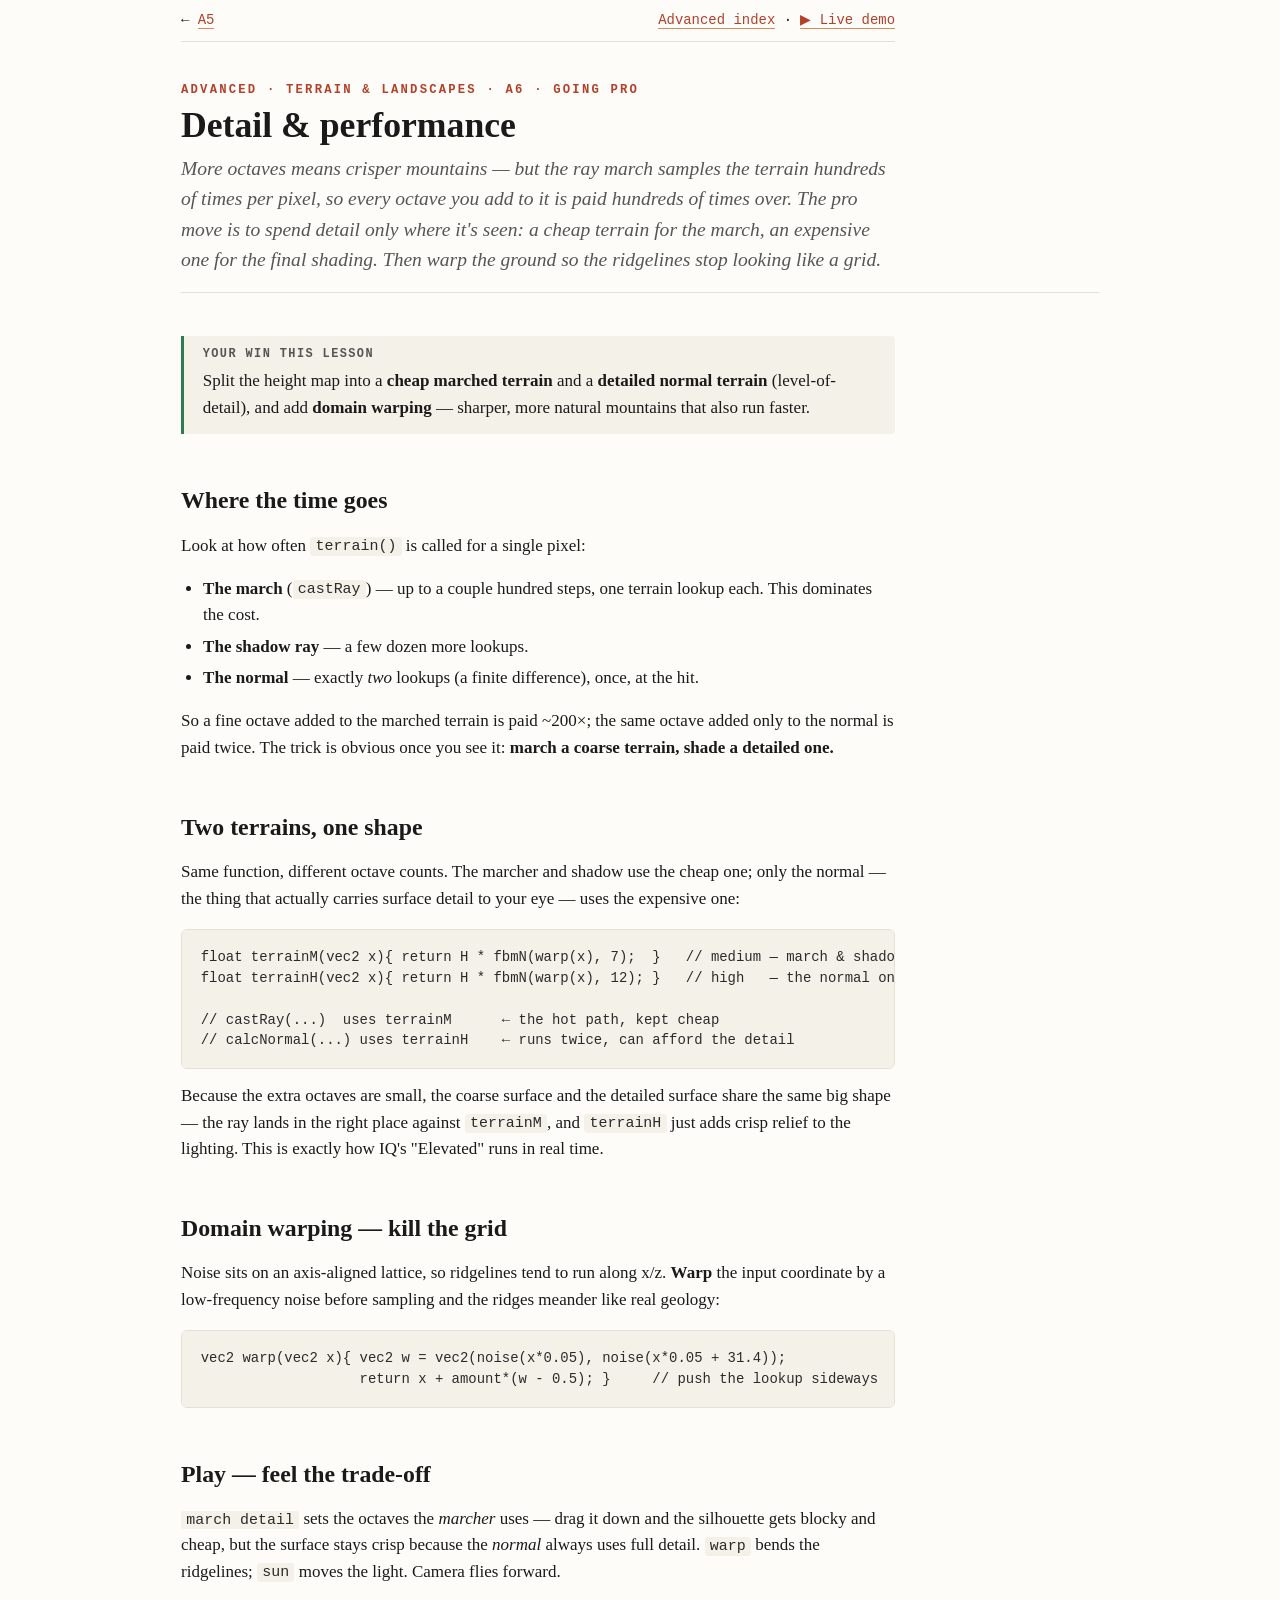
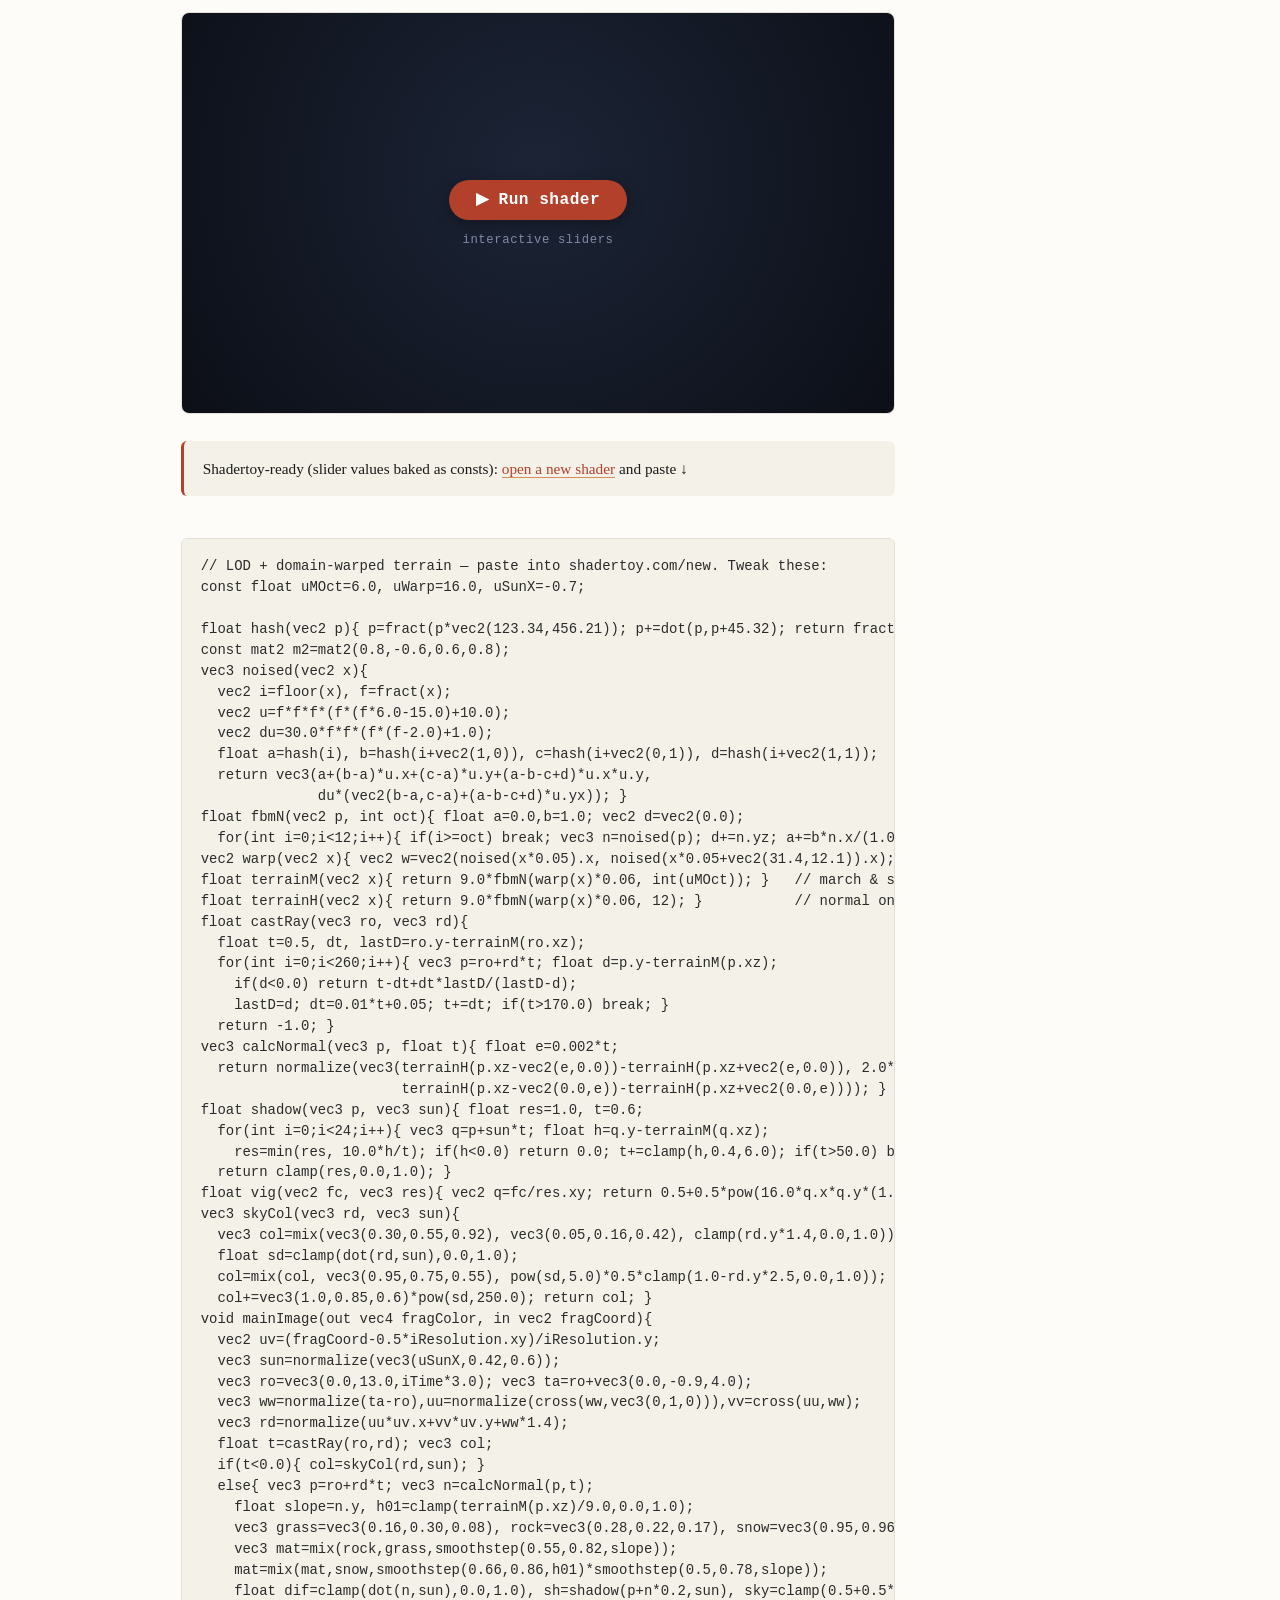
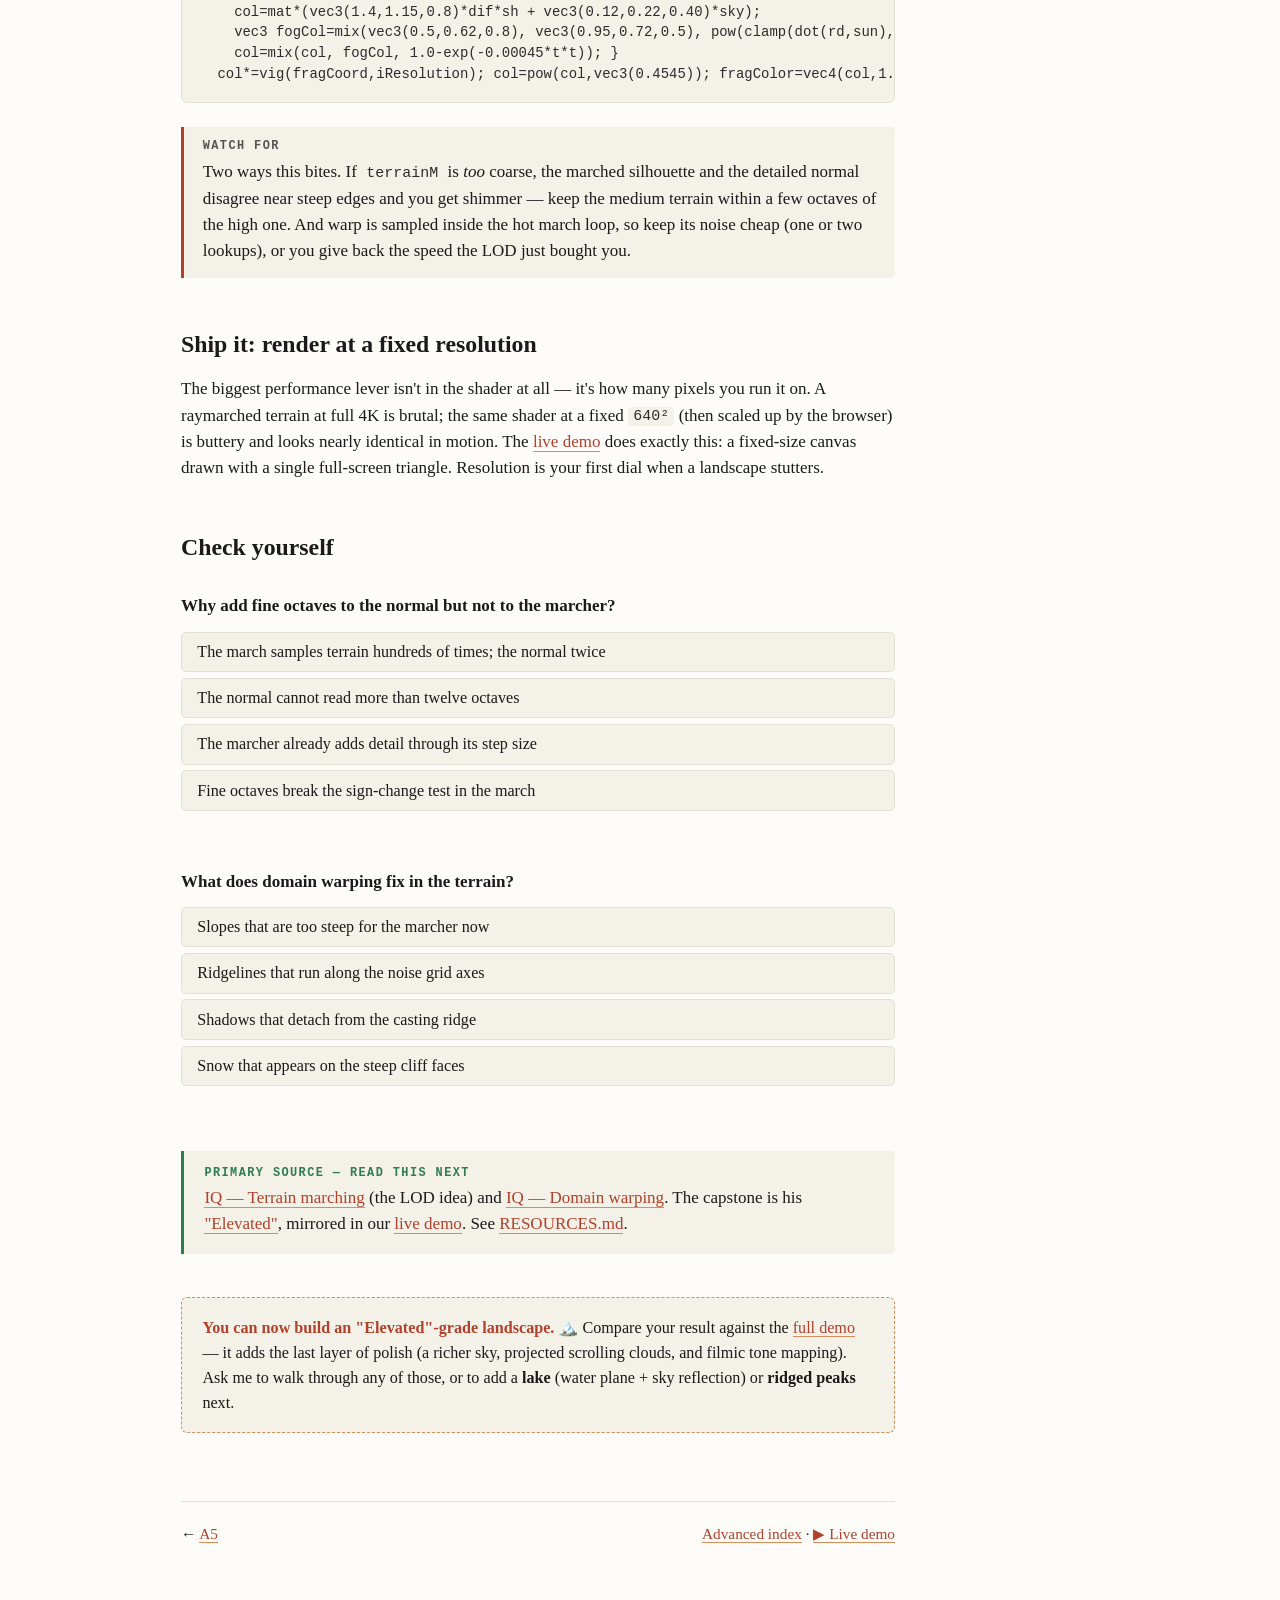
<file: advanced/a6-detail-and-performance.html>
<!doctype html>
<html lang="en">
<head>
<meta charset="utf-8">
<meta name="viewport" content="width=device-width,initial-scale=1">
<title>A6 — Detail &amp; performance</title>
<link rel="stylesheet" href="../assets/lesson.css">
<style>
  .ship { margin: 1rem 0 2.5rem; padding: 0.9rem 1.1rem; border-radius: 6px; background: var(--code-bg);
    border-left: 3px solid var(--accent); font-size: 0.9rem; max-width: var(--measure); }
</style>
</head>
<body>

<header class="masthead">
  <p class="kicker">Advanced · Terrain &amp; Landscapes · A6 · Going pro</p>
  <h1>Detail &amp; performance</h1>
  <p class="standfirst">More octaves means crisper mountains — but the ray march samples the terrain
  <em>hundreds</em> of times per pixel, so every octave you add to it is paid hundreds of times over. The
  pro move is to spend detail only where it's seen: a cheap terrain for the march, an expensive one for the
  final shading. Then warp the ground so the ridgelines stop looking like a grid.</p>
</header>

<main>

<div class="goal">
  <span class="label">Your win this lesson</span>
  Split the height map into a <strong>cheap marched terrain</strong> and a <strong>detailed normal
  terrain</strong> (level-of-detail), and add <strong>domain warping</strong> — sharper, more natural
  mountains that also run faster.
</div>

<h2>Where the time goes</h2>

<p>Look at how often <code>terrain()</code> is called for a single pixel:</p>
<ul>
  <li><strong>The march</strong> (<code>castRay</code>) — up to a couple hundred steps, one terrain lookup
  each. This dominates the cost.</li>
  <li><strong>The shadow ray</strong> — a few dozen more lookups.</li>
  <li><strong>The normal</strong> — exactly <em>two</em> lookups (a finite difference), once, at the hit.</li>
</ul>
<p>So a fine octave added to the marched terrain is paid ~200×; the same octave added only to the normal is
paid twice. The trick is obvious once you see it: <strong>march a coarse terrain, shade a detailed one.</strong></p>

<h2>Two terrains, one shape</h2>

<p>Same function, different octave counts. The marcher and shadow use the cheap one; only the normal — the
thing that actually carries surface detail to your eye — uses the expensive one:</p>

<pre><code>float terrainM(vec2 x){ return H * fbmN(warp(x), 7);  }   // medium — march &amp; shadows
float terrainH(vec2 x){ return H * fbmN(warp(x), 12); }   // high   — the normal only

// castRay(...)  uses terrainM      ← the hot path, kept cheap
// calcNormal(...) uses terrainH    ← runs twice, can afford the detail</code></pre>

<p>Because the extra octaves are small, the coarse surface and the detailed surface share the same big
shape — the ray lands in the right place against <code>terrainM</code>, and <code>terrainH</code> just
adds crisp relief to the lighting. This is exactly how IQ's "Elevated" runs in real time.</p>

<h2>Domain warping — kill the grid</h2>

<p>Noise sits on an axis-aligned lattice, so ridgelines tend to run along x/z. <strong>Warp</strong> the
input coordinate by a low-frequency noise before sampling and the ridges meander like real geology:</p>

<pre><code>vec2 warp(vec2 x){ vec2 w = vec2(noise(x*0.05), noise(x*0.05 + 31.4));
                   return x + amount*(w - 0.5); }     // push the lookup sideways</code></pre>

<h2>Play — feel the trade-off</h2>

<p><code>march detail</code> sets the octaves the <em>marcher</em> uses — drag it down and the silhouette
gets blocky and cheap, but the surface stays crisp because the <em>normal</em> always uses full detail.
<code>warp</code> bends the ridgelines; <code>sun</code> moves the light. Camera flies forward.</p>

<div id="lab-play"></div>

<div class="ship">Shadertoy-ready (slider values baked as consts):
  <a href="https://www.shadertoy.com/new" target="_blank">open a new shader</a> and paste ↓</div>
<pre><code id="code-lod"></code></pre>

<div class="pitfall">
  <span class="label">Watch for</span>
  Two ways this bites. If <code>terrainM</code> is <em>too</em> coarse, the marched silhouette and the
  detailed normal disagree near steep edges and you get shimmer — keep the medium terrain within a few
  octaves of the high one. And warp is sampled inside the hot march loop, so keep its noise cheap (one or
  two lookups), or you give back the speed the LOD just bought you.
</div>

<h2>Ship it: render at a fixed resolution</h2>

<p>The biggest performance lever isn't in the shader at all — it's how many pixels you run it on. A
raymarched terrain at full 4K is brutal; the same shader at a fixed <code>640²</code> (then scaled up by
the browser) is buttery and looks nearly identical in motion. The
<a href="../demo/elevated.html">live demo</a> does exactly this: a fixed-size canvas drawn with a single
full-screen triangle. Resolution is your first dial when a landscape stutters.</p>

<h2>Check yourself</h2>

<div class="quiz" id="q1"
  data-q="Why add fine octaves to the normal but not to the marcher?"
  data-correct="0"
  data-options='["The march samples terrain hundreds of times; the normal twice","The normal cannot read more than twelve octaves","The marcher already adds detail through its step size","Fine octaves break the sign-change test in the march"]'
  data-feedback="Cost scales with how often terrain() is called. The march is the hot path; the normal runs twice, so detail there is nearly free."></div>

<div class="quiz" id="q2"
  data-q="What does domain warping fix in the terrain?"
  data-correct="1"
  data-options='["Slopes that are too steep for the marcher now","Ridgelines that run along the noise grid axes","Shadows that detach from the casting ridge","Snow that appears on the steep cliff faces"]'
  data-feedback="Noise lives on an axis-aligned lattice; warping the input coordinate bends ridgelines so they meander naturally."></div>

<div class="source">
  <span class="label">Primary source — read this next</span>
  <a href="https://iquilezles.org/articles/terrainmarching/">IQ — Terrain marching</a> (the LOD idea) and
  <a href="https://iquilezles.org/articles/warp/">IQ — Domain warping</a>. The capstone is his
  <a href="https://www.shadertoy.com/view/MdX3Rr">"Elevated"</a>, mirrored in our
  <a href="../demo/elevated.html">live demo</a>. See
  <a href="https://github.com/franpiaggio/interactive-shader-course/blob/main/RESOURCES.md">RESOURCES.md</a>.
</div>

<div class="ask">
  <span class="label">You can now build an "Elevated"-grade landscape. 🏔️</span>
  Compare your result against the <a href="../demo/elevated.html">full demo</a> — it adds the last layer of
  polish (a richer sky, projected scrolling clouds, and filmic tone mapping). Ask me to walk through any of
  those, or to add a <strong>lake</strong> (water plane + sky reflection) or <strong>ridged peaks</strong>
  next.
</div>

<nav class="lesson-nav">
  <span>← <a href="a5-erosion-and-derivatives.html">A5</a></span>
  <span><a href="index.html">Advanced index</a> · <a href="../demo/elevated.html">▶ Live demo</a></span>
</nav>

</main>

<script type="module" src="../assets/quiz.js"></script>
<script type="module">
import { createShaderLab } from '../assets/shader-lab.js';

const SRC = `
float hash(vec2 p){ p=fract(p*vec2(123.34,456.21)); p+=dot(p,p+45.32); return fract(p.x*p.y); }
const mat2 m2=mat2(0.8,-0.6,0.6,0.8);
vec3 noised(vec2 x){
  vec2 i=floor(x), f=fract(x);
  vec2 u=f*f*f*(f*(f*6.0-15.0)+10.0);
  vec2 du=30.0*f*f*(f*(f-2.0)+1.0);
  float a=hash(i), b=hash(i+vec2(1,0)), c=hash(i+vec2(0,1)), d=hash(i+vec2(1,1));
  return vec3(a+(b-a)*u.x+(c-a)*u.y+(a-b-c+d)*u.x*u.y,
              du*(vec2(b-a,c-a)+(a-b-c+d)*u.yx)); }
float fbmN(vec2 p, int oct){ float a=0.0,b=1.0; vec2 d=vec2(0.0);
  for(int i=0;i<12;i++){ if(i>=oct) break; vec3 n=noised(p); d+=n.yz; a+=b*n.x/(1.0+dot(d,d)); b*=0.5; p=m2*p*2.0; } return a; }
vec2 warp(vec2 x){ vec2 w=vec2(noised(x*0.05).x, noised(x*0.05+vec2(31.4,12.1)).x); return x + uWarp*(w-0.5); }
float terrainM(vec2 x){ return 9.0*fbmN(warp(x)*0.06, int(uMOct)); }   // march & shadows — cheap
float terrainH(vec2 x){ return 9.0*fbmN(warp(x)*0.06, 12); }           // normal only — detailed
float castRay(vec3 ro, vec3 rd){
  float t=0.5, dt, lastD=ro.y-terrainM(ro.xz);
  for(int i=0;i<260;i++){ vec3 p=ro+rd*t; float d=p.y-terrainM(p.xz);
    if(d<0.0) return t-dt+dt*lastD/(lastD-d);
    lastD=d; dt=0.01*t+0.05; t+=dt; if(t>170.0) break; }
  return -1.0; }
vec3 calcNormal(vec3 p, float t){ float e=0.002*t;
  return normalize(vec3(terrainH(p.xz-vec2(e,0.0))-terrainH(p.xz+vec2(e,0.0)), 2.0*e,
                        terrainH(p.xz-vec2(0.0,e))-terrainH(p.xz+vec2(0.0,e)))); }
float shadow(vec3 p, vec3 sun){ float res=1.0, t=0.6;
  for(int i=0;i<24;i++){ vec3 q=p+sun*t; float h=q.y-terrainM(q.xz);
    res=min(res, 10.0*h/t); if(h<0.0) return 0.0; t+=clamp(h,0.4,6.0); if(t>50.0) break; }
  return clamp(res,0.0,1.0); }
float vig(vec2 fc, vec3 res){ vec2 q=fc/res.xy; return 0.5+0.5*pow(16.0*q.x*q.y*(1.0-q.x)*(1.0-q.y),0.15); }
vec3 skyCol(vec3 rd, vec3 sun){
  vec3 col=mix(vec3(0.30,0.55,0.92), vec3(0.05,0.16,0.42), clamp(rd.y*1.4,0.0,1.0));
  float sd=clamp(dot(rd,sun),0.0,1.0);
  col=mix(col, vec3(0.95,0.75,0.55), pow(sd,5.0)*0.5*clamp(1.0-rd.y*2.5,0.0,1.0));
  col+=vec3(1.0,0.85,0.6)*pow(sd,250.0); return col; }
void mainImage(out vec4 fragColor, in vec2 fragCoord){
  vec2 uv=(fragCoord-0.5*iResolution.xy)/iResolution.y;
  vec3 sun=normalize(vec3(uSunX,0.42,0.6));
  vec3 ro=vec3(0.0,13.0,iTime*3.0); vec3 ta=ro+vec3(0.0,-0.9,4.0);
  vec3 ww=normalize(ta-ro),uu=normalize(cross(ww,vec3(0,1,0))),vv=cross(uu,ww);
  vec3 rd=normalize(uu*uv.x+vv*uv.y+ww*1.4);
  float t=castRay(ro,rd); vec3 col;
  if(t<0.0){ col=skyCol(rd,sun); }
  else{ vec3 p=ro+rd*t; vec3 n=calcNormal(p,t);
    float slope=n.y, h01=clamp(terrainM(p.xz)/9.0,0.0,1.0);
    vec3 grass=vec3(0.16,0.30,0.08), rock=vec3(0.28,0.22,0.17), snow=vec3(0.95,0.96,1.0);
    vec3 mat=mix(rock,grass,smoothstep(0.55,0.82,slope));
    mat=mix(mat,snow,smoothstep(0.66,0.86,h01)*smoothstep(0.5,0.78,slope));
    float dif=clamp(dot(n,sun),0.0,1.0), sh=shadow(p+n*0.2,sun), sky=clamp(0.5+0.5*n.y,0.0,1.0);
    col=mat*(vec3(1.4,1.15,0.8)*dif*sh + vec3(0.12,0.22,0.40)*sky);
    vec3 fogCol=mix(vec3(0.5,0.62,0.8), vec3(0.95,0.72,0.5), pow(clamp(dot(rd,sun),0.0,1.0),5.0));
    col=mix(col, fogCol, 1.0-exp(-0.00045*t*t)); }
  col*=vig(fragCoord,iResolution); col=pow(col,vec3(0.4545)); fragColor=vec4(col,1.0); }`;

createShaderLab(document.getElementById('lab-play'), {
  height: 400,
  uniforms: [
    { name: 'uMOct', label: 'march detail', min: 3, max: 9, step: 1, value: 6 },
    { name: 'uWarp', label: 'warp',         min: 0.0, max: 28.0, value: 16.0 },
    { name: 'uSunX', label: 'sun',          min: -1.0, max: 0.2, value: -0.7 },
  ],
  source: SRC,
});

document.getElementById('code-lod').textContent =
  '// LOD + domain-warped terrain — paste into shadertoy.com/new. Tweak these:\n' +
  'const float uMOct=6.0, uWarp=16.0, uSunX=-0.7;\n' + SRC;
</script>
</body>
</html>
</file>
<file: assets/lesson.css>
/* ============================================================
   Shared lesson stylesheet — Raymarching for Creative Art
   Tufte-inspired: readable measure, generous margins, sidenotes.
   Used by every lesson + reference doc so the course feels like one book.
   ============================================================ */

:root {
  --ink:        #1a1a1a;
  --ink-soft:   #555;
  --paper:      #fdfcf8;
  --rule:       #e3e0d6;
  --accent:     #b3402a;   /* terracotta — links, highlights */
  --accent-dim: #d98b58;
  --code-bg:    #f4f1e8;
  --code-ink:   #2b2b2b;
  --ok:         #2e7d4f;
  --warn:       #b3402a;
  --measure:    42rem;     /* main text column */
}

@media (prefers-color-scheme: dark) {
  :root {
    --ink:#e8e6df; --ink-soft:#a8a49a; --paper:#15140f; --rule:#33312a;
    --accent:#e6885f; --accent-dim:#b3402a; --code-bg:#1e1d18; --code-ink:#e0ddd2;
  }
}

* { box-sizing: border-box; }

html { font-size: 17px; }

body {
  margin: 0 auto;
  padding: 4rem 2rem 8rem;
  max-width: 58rem;
  background: var(--paper);
  color: var(--ink);
  font-family: Georgia, Cambria, "Times New Roman", serif;
  line-height: 1.55;
  -webkit-font-smoothing: antialiased;
  text-rendering: optimizeLegibility;
}

/* ---- masthead ---- */
.masthead { border-bottom: 1px solid var(--rule); padding-bottom: 1rem; margin-bottom: 2.5rem; }
.kicker {
  font: 600 0.72rem/1 ui-monospace, "SF Mono", Menlo, monospace;
  letter-spacing: 0.18em; text-transform: uppercase; color: var(--accent);
  margin: 0 0 0.6rem;
}
.masthead h1 { font-size: 2.1rem; line-height: 1.1; margin: 0 0 0.5rem; font-weight: 700; }
.masthead .standfirst { color: var(--ink-soft); font-size: 1.15rem; font-style: italic; margin: 0; max-width: var(--measure); }

/* ---- prose ---- */
main, .prose { max-width: var(--measure); }
h2 { font-size: 1.4rem; margin: 2.8rem 0 0.8rem; font-weight: 700; }
h3 { font-size: 1.1rem; margin: 1.8rem 0 0.5rem; font-weight: 700; color: var(--ink-soft); }
p  { margin: 0 0 1rem; }
a  { color: var(--accent); text-decoration: none; border-bottom: 1px solid var(--accent-dim); }
a:hover { background: var(--accent); color: var(--paper); }
strong { font-weight: 700; }
em { font-style: italic; }

ul, ol { max-width: var(--measure); padding-left: 1.3rem; }
li { margin: 0.3rem 0; }

/* ---- callouts ---- */
.note, .goal, .try, .pitfall {
  border-left: 3px solid var(--accent-dim);
  background: var(--code-bg);
  padding: 0.8rem 1.1rem;
  margin: 1.4rem 0;
  border-radius: 0 4px 4px 0;
  max-width: var(--measure);
}
.note   { border-color: #6b8cae; }
.goal   { border-color: var(--ok); }
.try    { border-color: var(--accent); }
.pitfall{ border-color: var(--warn); }
.note .label, .goal .label, .try .label, .pitfall .label {
  display:block; font: 600 0.7rem/1 ui-monospace, monospace; letter-spacing:0.12em;
  text-transform: uppercase; margin-bottom: 0.4rem; color: var(--ink-soft);
}

/* ---- code ---- */
code {
  font-family: ui-monospace, "SF Mono", Menlo, Consolas, monospace;
  font-size: 0.88em; background: var(--code-bg); color: var(--code-ink);
  padding: 0.1em 0.35em; border-radius: 3px;
}
pre {
  background: var(--code-bg); color: var(--code-ink);
  padding: 1rem 1.1rem; border-radius: 6px; overflow-x: auto;
  font-size: 0.82rem; line-height: 1.5; border: 1px solid var(--rule);
  max-width: var(--measure);
}
pre code { background: none; padding: 0; font-size: inherit; }

/* ---- shader lab (live canvas + editor) ---- */
.shader-lab {
  margin: 1.6rem 0;
  border: 1px solid var(--rule); border-radius: 8px; overflow: hidden;
  background: #000; max-width: var(--measure);
}
/* lazy "Run" poster */
.shader-lab .lab-poster {
  display: flex; flex-direction: column; align-items: center; justify-content: center; gap: 0.8rem;
  background: radial-gradient(circle at 50% 40%, #1c2436, #0c0f17);
  color: #cdd6e6;
}
.shader-lab .lab-run {
  cursor: pointer; background: var(--accent); color: #fff; border: none;
  border-radius: 999px; padding: 0.7rem 1.6rem; font: 600 0.95rem/1 ui-monospace, monospace;
  letter-spacing: 0.03em; box-shadow: 0 4px 16px rgba(0,0,0,.35); transition: transform .1s, background .12s;
}
.shader-lab .lab-run:hover { background: var(--accent-dim); transform: translateY(-1px); }
.shader-lab .lab-poster-hint { font: 0.72rem/1 ui-monospace, monospace; color: #7e8aa3; letter-spacing: 0.05em; }

.shader-lab .lab-stage { position: relative; }
.shader-lab canvas { display: block; width: 100%; background:#000; cursor: crosshair; }

/* inspector read-out overlay */
.shader-lab .lab-readout {
  position: absolute; left: 0; right: 0; bottom: 0;
  font: 0.72rem/1.5 ui-monospace, monospace; color: #e8e6df;
  background: linear-gradient(transparent, rgba(0,0,0,0.78) 45%);
  padding: 1.4rem 0.8rem 0.5rem; pointer-events: none;
}
.shader-lab .lab-readout b { color: #ffd9a0; font-weight: 700; }
.shader-lab .lab-readout i.sw {
  display:inline-block; width:0.85em; height:0.85em; border-radius:2px;
  border:1px solid rgba(255,255,255,.5); vertical-align:-1px; margin-left:0.3em;
}

/* uniform sliders */
.shader-lab .lab-uniforms { padding: 0.6rem 1rem; background: #1c1b15; border-top: 1px solid var(--rule); }
.shader-lab .uni-row { display:flex; align-items:center; gap:0.7rem; margin:0.25rem 0;
  font: 0.74rem/1 ui-monospace, monospace; color:#cfc8b4; }
.shader-lab .uni-name { flex: 0 0 8.5em; }
.shader-lab .uni-row input[type=range] { flex: 1; accent-color: var(--accent); }
.shader-lab .uni-val { flex: 0 0 3em; text-align:right; color:#ffd9a0; }

/* auto-graded challenges */
.shader-lab .lab-challenges { padding: 0.5rem 1rem 0.8rem; background:#16150f; border-top:1px solid var(--rule); }
.shader-lab .chal { display:flex; align-items:flex-start; gap:0.6rem; margin:0.45rem 0;
  font: 0.8rem/1.45 Georgia, serif; color:#d8d4c8; }
.shader-lab .chal-mark { flex:0 0 1.1em; font-family:ui-monospace,monospace; color:#8a857a; }
.shader-lab .chal.pass .chal-mark { color:#7fd99b; }
.shader-lab .chal.fail .chal-mark { color:#e6885f; }
.shader-lab .chal-text { flex:1; }
.shader-lab .chal-text code { background:#2a281f; color:#e6c98a; }
.shader-lab .chal-btn {
  flex:0 0 auto; cursor:pointer; background:var(--accent); color:#fff; border:none;
  border-radius:4px; padding:0.25rem 0.7rem; font:0.72rem/1 ui-monospace,monospace;
}
.shader-lab .chal-btn:hover { background:var(--accent-dim); }
.shader-lab .chal-btn:disabled { opacity:0.5; cursor:default; }

.shader-lab .lab-editor {
  width: 100%; border: none; border-top: 1px solid var(--rule);
  background: #14130f; color: #d6e9c0;
  font-family: ui-monospace, "SF Mono", Menlo, monospace;
  font-size: 0.78rem; line-height: 1.45; padding: 0.8rem 1rem;
  resize: vertical; tab-size: 4; outline: none;
}
.shader-lab .lab-status {
  font: 0.72rem/1.4 ui-monospace, monospace; padding: 0.4rem 1rem;
  background: #1c1b15; color: #8fae6b; white-space: pre-wrap;
}
.shader-lab .lab-status.err { color: #e6885f; }

/* ---- quiz ---- */
.quiz { max-width: var(--measure); margin: 1.6rem 0; }
.quiz .q { font-weight: 700; margin-bottom: 0.7rem; }
.quiz .opt {
  display:block; width:100%; text-align:left; cursor:pointer;
  background: var(--code-bg); border:1px solid var(--rule); color:var(--ink);
  padding:0.6rem 0.9rem; margin:0.35rem 0; border-radius:5px;
  font-family: inherit; font-size: 0.95rem; transition: background .12s;
}
.quiz .opt:hover { border-color: var(--accent-dim); }
.quiz .opt.correct { background:#dff0e4; border-color:var(--ok); color:#194d31; }
.quiz .opt.wrong   { background:#f6e0da; border-color:var(--warn); color:#7a241a; }
.quiz .fb { margin-top:0.6rem; font-style:italic; color:var(--ink-soft); min-height:1.2em; }
@media (prefers-color-scheme: dark) {
  .quiz .opt.correct { background:#16331f; color:#9fe0b5; }
  .quiz .opt.wrong   { background:#3a1b15; color:#e6a08a; }
}

/* ---- sticky top nav (cloned from footer by quiz.js) ---- */
.topbar {
  position: sticky; top: 0; z-index: 20; margin: -4rem 0 2.5rem; padding: 0.7rem 0;
  display: flex; justify-content: space-between; align-items: center; gap: 1rem;
  background: var(--paper); border-bottom: 1px solid var(--rule);
  font: 0.82rem/1.2 ui-monospace, monospace; max-width: var(--measure);
}
.topbar a { white-space: nowrap; }
@media print { .topbar { display: none; } }

/* ---- footer nav ---- */
.lesson-nav {
  margin-top: 4rem; padding-top: 1.2rem; border-top: 1px solid var(--rule);
  display:flex; justify-content:space-between; gap:1rem; font-size:0.9rem;
  max-width: var(--measure);
}
.ask {
  margin-top: 2.5rem; padding: 1rem 1.2rem; border:1px dashed var(--accent-dim);
  border-radius:6px; background:var(--code-bg); font-size:0.95rem; max-width:var(--measure);
}
.ask .label { font-weight:700; color:var(--accent); }

/* ---- source citation ---- */
.source {
  margin-top: 2rem; padding: 1rem 1.2rem; border-left:3px solid var(--ok);
  background: var(--code-bg); border-radius:0 4px 4px 0; max-width: var(--measure);
}
.source .label { font:600 0.7rem/1 ui-monospace,monospace; letter-spacing:0.12em;
  text-transform:uppercase; color:var(--ok); display:block; margin-bottom:0.3rem; }

/* ---- print ---- */
@media print {
  body { background:#fff; color:#000; padding:1rem; max-width:none; }
  .shader-lab .lab-editor, .lab-status { display:none; }
  a { color:#000; border:none; }
  .ask, .lesson-nav { display:none; }
}
</file>
